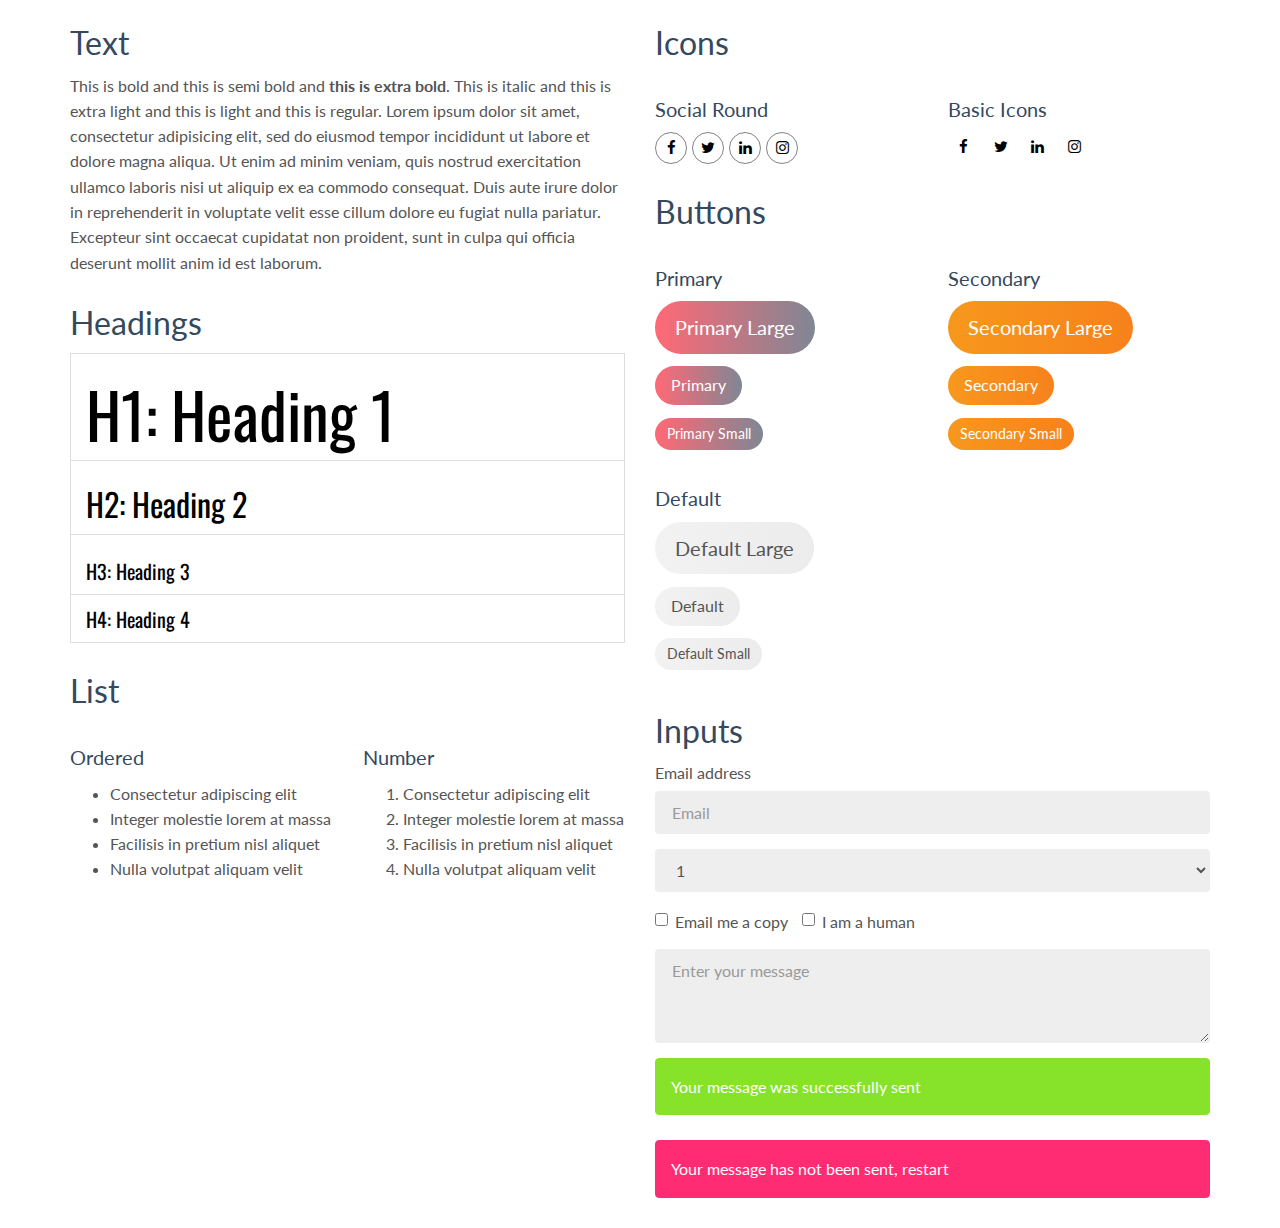
<file: components.html>
<!DOCTYPE html>
<html lang="en">

<head>
  <meta charset="UTF-8">
  <meta content="IE=edge" http-equiv="X-UA-Compatible">
  <meta content="width=device-width,initial-scale=1" name="viewport">
  <meta content="description" name="description">
  <meta name="google" content="notranslate" />
  <meta content="Mashup templates have been developped by Orson.io team" name="author">

  <!-- Disable tap highlight on IE -->
  <meta name="msapplication-tap-highlight" content="no">
  
  <link rel="apple-touch-icon" sizes="180x180" href="./assets/apple-icon-180x180.png">
  <link href="./assets/favicon.ico" rel="icon">

  <title>Title page</title>  

<link href="./main.d8e0d294.css" rel="stylesheet"></head>

<body class="white">


<!-- Add your site or app content here -->
  <div class="container">
    <div class="row">
      <div class="col-xs-12 col-md-6">

        <div class="template-example">
          <h2 class="template-title-example">Text</h2>
          <p>This is bold and this is semi bold and <b>this is extra bold</b>. This is italic and this is extra light and this is light
          and this is regular. Lorem ipsum dolor sit amet, consectetur adipisicing elit, sed do eiusmod
          tempor incididunt ut labore et dolore magna aliqua. Ut enim ad minim veniam,
          quis nostrud exercitation ullamco laboris nisi ut aliquip ex ea commodo
          consequat. Duis aute irure dolor in reprehenderit in voluptate velit esse
          cillum dolore eu fugiat nulla pariatur. Excepteur sint occaecat cupidatat non
          proident, sunt in culpa qui officia deserunt mollit anim id est laborum.
          </p>
        </div>

        <div class="template-example">
          <h2 class="template-title-example">Headings</h2>
          
          <table class="table table-bordered">
            <tr><td><h1>H1: Heading 1</h1></td></tr>
            <tr><td><h2>H2: Heading 2</h2></td></tr>
            <tr><td><h3>H3: Heading 3</h3></td></tr>
            <tr><td><h4>H4: Heading 4</h4></td></tr>
          </table>
          
        </div>

        
        <div class="template-example">
          <h2 class="template-title-example">List</h2>
          <div class="row">
            <div class="col-md-6">
              <h3 class="template-title-example">Ordered</h3>
              <ul>
                <li>Consectetur adipiscing elit</li>
                <li>Integer molestie lorem at massa</li>
                <li>Facilisis in pretium nisl aliquet</li>
                <li>Nulla volutpat aliquam velit</li>
              </ul>
            </div>
            <div class="col-md-6">
              <h3 class="template-title-example">Number</h3>
              <ol>
                <li>Consectetur adipiscing elit</li>
                <li>Integer molestie lorem at massa</li>
                <li>Facilisis in pretium nisl aliquet</li>
                <li>Nulla volutpat aliquam velit</li>
              </ol>
            </div>
          </div>
        </div>
        
      </div>

      <div class="col-xs-12 col-md-6">
        <div class="template-example">
          <h2 class="template-title-example">Icons</h2>
          
          <div class="row">
            <div class="col-md-6">
              <h3 class="template-title-example">Social Round</h2>
              <ul class="list-icons">
                <li>
                  <a href="" class="social-round-icon fa-icon">
                    <i class="fa fa-facebook"></i>
                  </a>
                </li>
                <li>
                  <a href="" class="social-round-icon fa-icon">
                    <i class="fa fa-twitter"></i>
                  </a>
                </li>
                <li>
                  <a href="" class="social-round-icon fa-icon">
                    <i class="fa fa-linkedin"></i>
                  </a>
                </li>
                <li>
                  <a href="" class="social-round-icon fa-icon">
                    <i class="fa fa-instagram"></i>
                  </a>
                </li>
              </ul>
            </div>
            <div class="col-md-6">
               <h3 class="template-title-example">Basic Icons</h2>
                <ul class="list-icons">
                  <li>
                    <span class="fa-icon">
                      <i class="fa fa-facebook"></i>
                    </span>
                  </li>
                  <li>
                    <span class="fa-icon">
                      <i class="fa fa-twitter"></i>
                    </span>
                  </li>
                  <li>
                    <span class="fa-icon">
                      <i class="fa fa-linkedin"></i>
                    </span>
                  </li>
                  <li>
                    <span class="fa-icon">
                      <i class="fa fa-instagram"></i>
                    </span>
                  </li>
                </ul>
            </div>

          </div>


          


        </div>

        <div class="template-example">
          <h2 class="template-title-example">Buttons</h2>
          <div class="row">
            <div class="col-md-6">
              <h3 class="template-title-example">Primary</h2>
              <div class="row">
                  <div class="col-md-6">
                  <p><a href="" class="btn btn-primary btn-lg">Primary Large</a></p>
                  <p><a href="" class="btn btn-primary">Primary </a></p>
                  <p><a href="" class="btn btn-primary btn-sm">Primary Small</a></p>
                </div>
              </div>

              <h3 class="template-title-example">Default</h2>
              <div class="row">
                  <div class="col-md-6">
                  <p><a href="" class="btn btn-default btn-lg">Default Large</a></p>
                  <p><a href="" class="btn btn-default">Default </a></p>
                  <p><a href="" class="btn btn-default btn-sm">Default Small</a></p>
                </div>
              </div>

            </div>

            <div class="col-md-6">
              <h3 class="template-title-example">Secondary</h2>
              <div class="row">
                  <div class="col-md-6">
                  <p><a href="" class="btn btn-info btn-lg">Secondary Large</a></p>
                  <p><a href="" class="btn btn-info">Secondary </a></p>
                  <p><a href="" class="btn btn-info btn-sm">Secondary Small</a></p>
                </div>
              </div>
            </div>
          </div>
        </div>
        
        <div class="template-example">
          <h2 class="template-title-example">Inputs</h2>

            <div class="form-group">
              <label for="exampleInputEmail1">Email address</label>
              <input type="email" class="form-control" id="exampleInputEmail1" placeholder="Email">
            </div>

            <div class="form-group">
              <select class="form-control">
                <option>1</option>
                <option>2</option>
                <option>3</option>
                <option>4</option>
                <option>5</option>
              </select>
            </div>

            <div class="form-group">
              <label class="checkbox-inline">
                <input 
                type="checkbox" id="inlineCheckbox1" value="option1"> Email me a copy
              </label>
              <label class="checkbox-inline">
                <input type="checkbox" id="inlineCheckbox2" value="option2"> I am a human
              </label>
            </div>

            <div class="form-group">
              <textarea class="form-control" rows="3" placeholder="Enter your message"></textarea>
            </div>
            
            <div class="alert alert-success" role="alert">Your message was successfully sent</div>
            <div class="alert alert-danger" role="alert">Your message has not been sent, restart</div>
        </div>




      </div>
    </div>
  </div>

<script type="text/javascript" src="./main.bc58148c.js"></script>
</file>
<file: main.d8e0d294.css>
@import url(https://fonts.googleapis.com/css?family=Lato:400,700|Oswald);@import url(https://maxcdn.bootstrapcdn.com/font-awesome/4.7.0/css/font-awesome.min.css);
html{font-family:sans-serif;-ms-text-size-adjust:100%;-webkit-text-size-adjust:100%}body{margin:0}article,aside,details,figcaption,figure,footer,header,hgroup,main,menu,nav,section,summary{display:block}audio,canvas,progress,video{display:inline-block;vertical-align:baseline}audio:not([controls]){display:none;height:0}[hidden],template{display:none}a{background-color:transparent}a:active,a:hover{outline:0}abbr[title]{border-bottom:1px dotted}b,strong{font-weight:700}dfn{font-style:italic}h1{font-size:2em;margin:.67em 0}mark{background:#ff0;color:#000}small{font-size:80%}sub,sup{font-size:75%;line-height:0;position:relative;vertical-align:baseline}sup{top:-.5em}sub{bottom:-.25em}img{border:0}svg:not(:root){overflow:hidden}figure{margin:1em 40px}hr{box-sizing:content-box;height:0}pre{overflow:auto}code,kbd,pre,samp{font-family:monospace,monospace;font-size:1em}button,input,optgroup,select,textarea{color:inherit;font:inherit;margin:0}button{overflow:visible}button,select{text-transform:none}button,html input[type=button],input[type=reset],input[type=submit]{-webkit-appearance:button;cursor:pointer}button[disabled],html input[disabled]{cursor:default}button::-moz-focus-inner,input::-moz-focus-inner{border:0;padding:0}input{line-height:normal}input[type=checkbox],input[type=radio]{box-sizing:border-box;padding:0}input[type=number]::-webkit-inner-spin-button,input[type=number]::-webkit-outer-spin-button{height:auto}input[type=search]{-webkit-appearance:textfield;box-sizing:content-box}input[type=search]::-webkit-search-cancel-button,input[type=search]::-webkit-search-decoration{-webkit-appearance:none}fieldset{border:1px solid silver;margin:0 2px;padding:.35em .625em .75em}textarea{overflow:auto}optgroup{font-weight:700}table{border-collapse:collapse;border-spacing:0}td,th{padding:0}.navbar {list-style: none;padding: 0;display: flex;justify-content: center;}.navbar li {margin: 0 15px;}.navbar a {text-decoration: none;color: white;padding: 10px 15px;font-size: 16px;}.navbar a:hover {background-color: #ddd;border-radius: 5px;}
#scrollUpBtn {position: fixed;bottom: 20px;right: 30px;z-index: 99;border: none;outline: none;background-color: #555;color: white;cursor: pointer;width: 50px;height: 50px; border-radius: 50%; display: none;font-size: 24px;}#scrollUpBtn:hover {background-color: #1b1b1b;}
@media print{*,:after,:before{background:transparent!important;color:#000!important;box-shadow:none!important;text-shadow:none!important}a,a:visited{text-decoration:underline}a[href]:after{content:" (" attr(href) ")"}abbr[title]:after{content:" (" attr(title) ")"}a[href^="#"]:after,a[href^="javascript:"]:after{content:""}blockquote,pre{border:1px solid #999;page-break-inside:avoid}thead{display:table-header-group}img,tr{page-break-inside:avoid}img{max-width:100%!important}h2,h3,p{orphans:3;widows:3}h2,h3{page-break-after:avoid}.navbar{display:none}.btn>.caret,.dropup>.btn>.caret{border-top-color:#000!important}.label{border:1px solid #000}.table{border-collapse:collapse!important}.table td,.table th{background-color:#fff!important}.table-bordered td,.table-bordered th{border:1px solid #ddd!important}}*,:after,:before{-webkit-box-sizing:border-box;-moz-box-sizing:border-box;box-sizing:border-box}html{font-size:10px;-webkit-tap-highlight-color:transparent}body{font-family:Lato,Helvetica,Arial,sans-serif;font-size:16px;line-height:1.58;color:#555;background-color:#fff}button,input,select,textarea{font-family:inherit;font-size:inherit;line-height:inherit}a{color:#00a4b3;text-decoration:none}a:focus,a:hover{color:#00a4b3;text-decoration:underline}a:focus{outline:5px auto -webkit-focus-ring-color;outline-offset:-2px}figure{margin:0}img{vertical-align:middle}.img-responsive{display:block;max-width:100%;height:auto}.img-rounded{border-radius:6px}.img-thumbnail{padding:4px;line-height:1.58;background-color:#fff;border:1px solid #ddd;border-radius:4px;-webkit-transition:all .2s ease-in-out;-o-transition:all .2s ease-in-out;transition:all .2s ease-in-out;display:inline-block;max-width:100%;height:auto}.img-circle{border-radius:50%}hr{margin-top:25px;margin-bottom:25px;border:0;border-top:1px solid #eee}.sr-only{position:absolute;width:1px;height:1px;margin:-1px;padding:0;overflow:hidden;clip:rect(0,0,0,0);border:0}.sr-only-focusable:active,.sr-only-focusable:focus{position:static;width:auto;height:auto;margin:0;overflow:visible;clip:auto}[role=button]{cursor:pointer}.h1,.h2,.h3,.h4,.h5,.h6,h1,h2,h3,h4,h5,h6{font-family:Oswald,Helvetica,Arial,sans-serif;font-weight:400;line-height:1.1;color:#000}.h1 .small,.h1 small,.h2 .small,.h2 small,.h3 .small,.h3 small,.h4 .small,.h4 small,.h5 .small,.h5 small,.h6 .small,.h6 small,h1 .small,h1 small,h2 .small,h2 small,h3 .small,h3 small,h4 .small,h4 small,h5 .small,h5 small,h6 .small,h6 small{font-weight:400;line-height:1;color:#777}.h1,.h2,.h3,h1,h2,h3{margin-top:25px;margin-bottom:12.5px}.h1 .small,.h1 small,.h2 .small,.h2 small,.h3 .small,.h3 small,h1 .small,h1 small,h2 .small,h2 small,h3 .small,h3 small{font-size:65%}.h4,.h5,.h6,h4,h5,h6{margin-top:12.5px;margin-bottom:12.5px}.h4 .small,.h4 small,.h5 .small,.h5 small,.h6 .small,.h6 small,h4 .small,h4 small,h5 .small,h5 small,h6 .small,h6 small{font-size:75%}.h1,h1{font-size:63px}.h2,h2{font-size:27px}.h3,.h4,h3,h4{font-size:20px}.h5,h5{font-size:18px}.h6,h6{font-size:14px}p{margin:0 0 12.5px}.lead{margin-bottom:25px;font-size:18px;font-weight:300;line-height:1.4}@media (min-width:768px){.lead{font-size:24px}}.small,small{font-size:87%}.mark,mark{background-color:#fcf8e3;padding:.2em}.text-left{text-align:left}.text-right{text-align:right}.text-center{text-align:center}.text-justify{text-align:justify}.text-nowrap{white-space:nowrap}.text-lowercase{text-transform:lowercase}.initialism,.text-uppercase{text-transform:uppercase}.text-capitalize{text-transform:capitalize}.text-muted{color:#777}.text-primary{color:#00a4b3}a.text-primary:focus,a.text-primary:hover{color:#cc004d}.text-success{color:#fff}a.text-success:focus,a.text-success:hover{color:#e6e6e6}.text-info{color:#31708f}a.text-info:focus,a.text-info:hover{color:#245269}.text-warning{color:#8a6d3b}a.text-warning:focus,a.text-warning:hover{color:#66512c}.text-danger{color:#fff}a.text-danger:focus,a.text-danger:hover{color:#e6e6e6}.bg-primary{color:#fff;background-color:#00a4b3}a.bg-primary:focus,a.bg-primary:hover{background-color:#cc004d}.bg-success{background-color:#87e329}a.bg-success:focus,a.bg-success:hover{background-color:#6dc019}.bg-info{background-color:#d9edf7}a.bg-info:focus,a.bg-info:hover{background-color:#afd9ee}.bg-warning{background-color:#fcf8e3}a.bg-warning:focus,a.bg-warning:hover{background-color:#f7ecb5}.bg-danger{background-color:#ff2c74}a.bg-danger:focus,a.bg-danger:hover{background-color:#f80055}.page-header{padding-bottom:11.5px;margin:50px 0 25px;border-bottom:1px solid #eee}ol,ul{margin-top:0;margin-bottom:12.5px}ol ol,ol ul,ul ol,ul ul{margin-bottom:0}.list-inline,.list-unstyled{padding-left:0;list-style:none}.list-inline{margin-left:-5px}.list-inline>li{display:inline-block;padding-left:5px;padding-right:5px}dl{margin-top:0;margin-bottom:25px}dd,dt{line-height:1.58}dt{font-weight:700}dd{margin-left:0}.dl-horizontal dd:after,.dl-horizontal dd:before{content:" ";display:table}.dl-horizontal dd:after{clear:both}@media (min-width:768px){.dl-horizontal dt{float:left;width:160px;clear:left;text-align:right;overflow:hidden;text-overflow:ellipsis;white-space:nowrap}.dl-horizontal dd{margin-left:180px}}abbr[data-original-title],abbr[title]{cursor:help;border-bottom:1px dotted #777}.initialism{font-size:90%}blockquote{padding:12.5px 25px;margin:0 0 25px;font-size:20px;border-left:5px solid #eee}blockquote ol:last-child,blockquote p:last-child,blockquote ul:last-child{margin-bottom:0}blockquote .small,blockquote footer,blockquote small{display:block;font-size:80%;line-height:1.58;color:#777}blockquote .small:before,blockquote footer:before,blockquote small:before{content:"\2014   \A0"}.blockquote-reverse,blockquote.pull-right{padding-right:15px;padding-left:0;border-right:5px solid #eee;border-left:0;text-align:right}.blockquote-reverse .small:before,.blockquote-reverse footer:before,.blockquote-reverse small:before,blockquote.pull-right .small:before,blockquote.pull-right footer:before,blockquote.pull-right small:before{content:""}.blockquote-reverse .small:after,.blockquote-reverse footer:after,.blockquote-reverse small:after,blockquote.pull-right .small:after,blockquote.pull-right footer:after,blockquote.pull-right small:after{content:"\A0   \2014"}address{margin-bottom:25px;font-style:normal;line-height:1.58}code,kbd,pre,samp{font-family:Menlo,Monaco,Consolas,Courier New,monospace}code{color:#c7254e;background-color:#f9f2f4;border-radius:4px}code,kbd{padding:2px 4px;font-size:90%}kbd{color:#fff;background-color:#333;border-radius:3px;box-shadow:inset 0 -1px 0 rgba(0,0,0,.25)}kbd kbd{padding:0;font-size:100%;font-weight:700;box-shadow:none}pre{display:block;padding:12px;margin:0 0 12.5px;font-size:15px;line-height:1.58;word-break:break-all;word-wrap:break-word;color:#333;background-color:#f5f5f5;border:1px solid #ccc;border-radius:4px}pre code{padding:0;font-size:inherit;color:inherit;white-space:pre-wrap;background-color:transparent;border-radius:0}.pre-scrollable{max-height:340px;overflow-y:scroll}.container{margin-right:auto;margin-left:auto;padding-left:15px;padding-right:15px}.container:after,.container:before{content:" ";display:table}.container:after{clear:both}@media (min-width:768px){.container{width:750px}}@media (min-width:992px){.container{width:970px}}@media (min-width:1200px){.container{width:1170px}}.container-fluid{margin-right:auto;margin-left:auto;padding-left:15px;padding-right:15px}.container-fluid:after,.container-fluid:before{content:" ";display:table}.container-fluid:after{clear:both}.row{margin-left:-15px;margin-right:-15px}.row:after,.row:before{content:" ";display:table}.row:after{clear:both}.col-lg-1,.col-lg-2,.col-lg-3,.col-lg-4,.col-lg-5,.col-lg-6,.col-lg-7,.col-lg-8,.col-lg-9,.col-lg-10,.col-lg-11,.col-lg-12,.col-md-1,.col-md-2,.col-md-3,.col-md-4,.col-md-5,.col-md-6,.col-md-7,.col-md-8,.col-md-9,.col-md-10,.col-md-11,.col-md-12,.col-sm-1,.col-sm-2,.col-sm-3,.col-sm-4,.col-sm-5,.col-sm-6,.col-sm-7,.col-sm-8,.col-sm-9,.col-sm-10,.col-sm-11,.col-sm-12,.col-xs-1,.col-xs-2,.col-xs-3,.col-xs-4,.col-xs-5,.col-xs-6,.col-xs-7,.col-xs-8,.col-xs-9,.col-xs-10,.col-xs-11,.col-xs-12{position:relative;min-height:1px;padding-left:15px;padding-right:15px}.col-xs-1,.col-xs-2,.col-xs-3,.col-xs-4,.col-xs-5,.col-xs-6,.col-xs-7,.col-xs-8,.col-xs-9,.col-xs-10,.col-xs-11,.col-xs-12{float:left}.col-xs-1{width:8.33333%}.col-xs-2{width:16.66667%}.col-xs-3{width:25%}.col-xs-4{width:33.33333%}.col-xs-5{width:41.66667%}.col-xs-6{width:50%}.col-xs-7{width:58.33333%}.col-xs-8{width:66.66667%}.col-xs-9{width:75%}.col-xs-10{width:83.33333%}.col-xs-11{width:91.66667%}.col-xs-12{width:100%}.col-xs-pull-0{right:auto}.col-xs-pull-1{right:8.33333%}.col-xs-pull-2{right:16.66667%}.col-xs-pull-3{right:25%}.col-xs-pull-4{right:33.33333%}.col-xs-pull-5{right:41.66667%}.col-xs-pull-6{right:50%}.col-xs-pull-7{right:58.33333%}.col-xs-pull-8{right:66.66667%}.col-xs-pull-9{right:75%}.col-xs-pull-10{right:83.33333%}.col-xs-pull-11{right:91.66667%}.col-xs-pull-12{right:100%}.col-xs-push-0{left:auto}.col-xs-push-1{left:8.33333%}.col-xs-push-2{left:16.66667%}.col-xs-push-3{left:25%}.col-xs-push-4{left:33.33333%}.col-xs-push-5{left:41.66667%}.col-xs-push-6{left:50%}.col-xs-push-7{left:58.33333%}.col-xs-push-8{left:66.66667%}.col-xs-push-9{left:75%}.col-xs-push-10{left:83.33333%}.col-xs-push-11{left:91.66667%}.col-xs-push-12{left:100%}.col-xs-offset-0{margin-left:0}.col-xs-offset-1{margin-left:8.33333%}.col-xs-offset-2{margin-left:16.66667%}.col-xs-offset-3{margin-left:25%}.col-xs-offset-4{margin-left:33.33333%}.col-xs-offset-5{margin-left:41.66667%}.col-xs-offset-6{margin-left:50%}.col-xs-offset-7{margin-left:58.33333%}.col-xs-offset-8{margin-left:66.66667%}.col-xs-offset-9{margin-left:75%}.col-xs-offset-10{margin-left:83.33333%}.col-xs-offset-11{margin-left:91.66667%}.col-xs-offset-12{margin-left:100%}@media (min-width:768px){.col-sm-1,.col-sm-2,.col-sm-3,.col-sm-4,.col-sm-5,.col-sm-6,.col-sm-7,.col-sm-8,.col-sm-9,.col-sm-10,.col-sm-11,.col-sm-12{float:left}.col-sm-1{width:8.33333%}.col-sm-2{width:16.66667%}.col-sm-3{width:25%}.col-sm-4{width:33.33333%}.col-sm-5{width:41.66667%}.col-sm-6{width:50%}.col-sm-7{width:58.33333%}.col-sm-8{width:66.66667%}.col-sm-9{width:75%}.col-sm-10{width:83.33333%}.col-sm-11{width:91.66667%}.col-sm-12{width:100%}.col-sm-pull-0{right:auto}.col-sm-pull-1{right:8.33333%}.col-sm-pull-2{right:16.66667%}.col-sm-pull-3{right:25%}.col-sm-pull-4{right:33.33333%}.col-sm-pull-5{right:41.66667%}.col-sm-pull-6{right:50%}.col-sm-pull-7{right:58.33333%}.col-sm-pull-8{right:66.66667%}.col-sm-pull-9{right:75%}.col-sm-pull-10{right:83.33333%}.col-sm-pull-11{right:91.66667%}.col-sm-pull-12{right:100%}.col-sm-push-0{left:auto}.col-sm-push-1{left:8.33333%}.col-sm-push-2{left:16.66667%}.col-sm-push-3{left:25%}.col-sm-push-4{left:33.33333%}.col-sm-push-5{left:41.66667%}.col-sm-push-6{left:50%}.col-sm-push-7{left:58.33333%}.col-sm-push-8{left:66.66667%}.col-sm-push-9{left:75%}.col-sm-push-10{left:83.33333%}.col-sm-push-11{left:91.66667%}.col-sm-push-12{left:100%}.col-sm-offset-0{margin-left:0}.col-sm-offset-1{margin-left:8.33333%}.col-sm-offset-2{margin-left:16.66667%}.col-sm-offset-3{margin-left:25%}.col-sm-offset-4{margin-left:33.33333%}.col-sm-offset-5{margin-left:41.66667%}.col-sm-offset-6{margin-left:50%}.col-sm-offset-7{margin-left:58.33333%}.col-sm-offset-8{margin-left:66.66667%}.col-sm-offset-9{margin-left:75%}.col-sm-offset-10{margin-left:83.33333%}.col-sm-offset-11{margin-left:91.66667%}.col-sm-offset-12{margin-left:100%}}@media (min-width:992px){.col-md-1,.col-md-2,.col-md-3,.col-md-4,.col-md-5,.col-md-6,.col-md-7,.col-md-8,.col-md-9,.col-md-10,.col-md-11,.col-md-12{float:left}.col-md-1{width:8.33333%}.col-md-2{width:16.66667%}.col-md-3{width:25%}.col-md-4{width:33.33333%}.col-md-5{width:41.66667%}.col-md-6{width:50%}.col-md-7{width:58.33333%}.col-md-8{width:66.66667%}.col-md-9{width:75%}.col-md-10{width:83.33333%}.col-md-11{width:91.66667%}.col-md-12{width:100%}.col-md-pull-0{right:auto}.col-md-pull-1{right:8.33333%}.col-md-pull-2{right:16.66667%}.col-md-pull-3{right:25%}.col-md-pull-4{right:33.33333%}.col-md-pull-5{right:41.66667%}.col-md-pull-6{right:50%}.col-md-pull-7{right:58.33333%}.col-md-pull-8{right:66.66667%}.col-md-pull-9{right:75%}.col-md-pull-10{right:83.33333%}.col-md-pull-11{right:91.66667%}.col-md-pull-12{right:100%}.col-md-push-0{left:auto}.col-md-push-1{left:8.33333%}.col-md-push-2{left:16.66667%}.col-md-push-3{left:25%}.col-md-push-4{left:33.33333%}.col-md-push-5{left:41.66667%}.col-md-push-6{left:50%}.col-md-push-7{left:58.33333%}.col-md-push-8{left:66.66667%}.col-md-push-9{left:75%}.col-md-push-10{left:83.33333%}.col-md-push-11{left:91.66667%}.col-md-push-12{left:100%}.col-md-offset-0{margin-left:0}.col-md-offset-1{margin-left:8.33333%}.col-md-offset-2{margin-left:16.66667%}.col-md-offset-3{margin-left:25%}.col-md-offset-4{margin-left:33.33333%}.col-md-offset-5{margin-left:41.66667%}.col-md-offset-6{margin-left:50%}.col-md-offset-7{margin-left:58.33333%}.col-md-offset-8{margin-left:66.66667%}.col-md-offset-9{margin-left:75%}.col-md-offset-10{margin-left:83.33333%}.col-md-offset-11{margin-left:91.66667%}.col-md-offset-12{margin-left:100%}}@media (min-width:1200px){.col-lg-1,.col-lg-2,.col-lg-3,.col-lg-4,.col-lg-5,.col-lg-6,.col-lg-7,.col-lg-8,.col-lg-9,.col-lg-10,.col-lg-11,.col-lg-12{float:left}.col-lg-1{width:8.33333%}.col-lg-2{width:16.66667%}.col-lg-3{width:25%}.col-lg-4{width:33.33333%}.col-lg-5{width:41.66667%}.col-lg-6{width:50%}.col-lg-7{width:58.33333%}.col-lg-8{width:66.66667%}.col-lg-9{width:75%}.col-lg-10{width:83.33333%}.col-lg-11{width:91.66667%}.col-lg-12{width:100%}.col-lg-pull-0{right:auto}.col-lg-pull-1{right:8.33333%}.col-lg-pull-2{right:16.66667%}.col-lg-pull-3{right:25%}.col-lg-pull-4{right:33.33333%}.col-lg-pull-5{right:41.66667%}.col-lg-pull-6{right:50%}.col-lg-pull-7{right:58.33333%}.col-lg-pull-8{right:66.66667%}.col-lg-pull-9{right:75%}.col-lg-pull-10{right:83.33333%}.col-lg-pull-11{right:91.66667%}.col-lg-pull-12{right:100%}.col-lg-push-0{left:auto}.col-lg-push-1{left:8.33333%}.col-lg-push-2{left:16.66667%}.col-lg-push-3{left:25%}.col-lg-push-4{left:33.33333%}.col-lg-push-5{left:41.66667%}.col-lg-push-6{left:50%}.col-lg-push-7{left:58.33333%}.col-lg-push-8{left:66.66667%}.col-lg-push-9{left:75%}.col-lg-push-10{left:83.33333%}.col-lg-push-11{left:91.66667%}.col-lg-push-12{left:100%}.col-lg-offset-0{margin-left:0}.col-lg-offset-1{margin-left:8.33333%}.col-lg-offset-2{margin-left:16.66667%}.col-lg-offset-3{margin-left:25%}.col-lg-offset-4{margin-left:33.33333%}.col-lg-offset-5{margin-left:41.66667%}.col-lg-offset-6{margin-left:50%}.col-lg-offset-7{margin-left:58.33333%}.col-lg-offset-8{margin-left:66.66667%}.col-lg-offset-9{margin-left:75%}.col-lg-offset-10{margin-left:83.33333%}.col-lg-offset-11{margin-left:91.66667%}.col-lg-offset-12{margin-left:100%}}table{background-color:transparent}caption{padding-top:8px;padding-bottom:8px;color:#777}caption,th{text-align:left}.table{width:100%;max-width:100%;margin-bottom:25px}.table>tbody>tr>td,.table>tbody>tr>th,.table>tfoot>tr>td,.table>tfoot>tr>th,.table>thead>tr>td,.table>thead>tr>th{padding:8px;line-height:1.58;vertical-align:top;border-top:1px solid #ddd}.table>thead>tr>th{vertical-align:bottom;border-bottom:2px solid #ddd}.table>caption+thead>tr:first-child>td,.table>caption+thead>tr:first-child>th,.table>colgroup+thead>tr:first-child>td,.table>colgroup+thead>tr:first-child>th,.table>thead:first-child>tr:first-child>td,.table>thead:first-child>tr:first-child>th{border-top:0}.table>tbody+tbody{border-top:2px solid #ddd}.table .table{background-color:#fff}.table-condensed>tbody>tr>td,.table-condensed>tbody>tr>th,.table-condensed>tfoot>tr>td,.table-condensed>tfoot>tr>th,.table-condensed>thead>tr>td,.table-condensed>thead>tr>th{padding:5px}.table-bordered,.table-bordered>tbody>tr>td,.table-bordered>tbody>tr>th,.table-bordered>tfoot>tr>td,.table-bordered>tfoot>tr>th,.table-bordered>thead>tr>td,.table-bordered>thead>tr>th{border:1px solid #ddd}.table-bordered>thead>tr>td,.table-bordered>thead>tr>th{border-bottom-width:2px}.table-striped>tbody>tr:nth-of-type(odd){background-color:#f9f9f9}.table-hover>tbody>tr:hover{background-color:#f5f5f5}table col[class*=col-]{position:static;float:none;display:table-column}table td[class*=col-],table th[class*=col-]{position:static;float:none;display:table-cell}.table>tbody>tr.active>td,.table>tbody>tr.active>th,.table>tbody>tr>td.active,.table>tbody>tr>th.active,.table>tfoot>tr.active>td,.table>tfoot>tr.active>th,.table>tfoot>tr>td.active,.table>tfoot>tr>th.active,.table>thead>tr.active>td,.table>thead>tr.active>th,.table>thead>tr>td.active,.table>thead>tr>th.active{background-color:#f5f5f5}.table-hover>tbody>tr.active:hover>td,.table-hover>tbody>tr.active:hover>th,.table-hover>tbody>tr:hover>.active,.table-hover>tbody>tr>td.active:hover,.table-hover>tbody>tr>th.active:hover{background-color:#e8e8e8}.table>tbody>tr.success>td,.table>tbody>tr.success>th,.table>tbody>tr>td.success,.table>tbody>tr>th.success,.table>tfoot>tr.success>td,.table>tfoot>tr.success>th,.table>tfoot>tr>td.success,.table>tfoot>tr>th.success,.table>thead>tr.success>td,.table>thead>tr.success>th,.table>thead>tr>td.success,.table>thead>tr>th.success{background-color:#87e329}.table-hover>tbody>tr.success:hover>td,.table-hover>tbody>tr.success:hover>th,.table-hover>tbody>tr:hover>.success,.table-hover>tbody>tr>td.success:hover,.table-hover>tbody>tr>th.success:hover{background-color:#7ad61c}.table>tbody>tr.info>td,.table>tbody>tr.info>th,.table>tbody>tr>td.info,.table>tbody>tr>th.info,.table>tfoot>tr.info>td,.table>tfoot>tr.info>th,.table>tfoot>tr>td.info,.table>tfoot>tr>th.info,.table>thead>tr.info>td,.table>thead>tr.info>th,.table>thead>tr>td.info,.table>thead>tr>th.info{background-color:#d9edf7}.table-hover>tbody>tr.info:hover>td,.table-hover>tbody>tr.info:hover>th,.table-hover>tbody>tr:hover>.info,.table-hover>tbody>tr>td.info:hover,.table-hover>tbody>tr>th.info:hover{background-color:#c4e3f3}.table>tbody>tr.warning>td,.table>tbody>tr.warning>th,.table>tbody>tr>td.warning,.table>tbody>tr>th.warning,.table>tfoot>tr.warning>td,.table>tfoot>tr.warning>th,.table>tfoot>tr>td.warning,.table>tfoot>tr>th.warning,.table>thead>tr.warning>td,.table>thead>tr.warning>th,.table>thead>tr>td.warning,.table>thead>tr>th.warning{background-color:#fcf8e3}.table-hover>tbody>tr.warning:hover>td,.table-hover>tbody>tr.warning:hover>th,.table-hover>tbody>tr:hover>.warning,.table-hover>tbody>tr>td.warning:hover,.table-hover>tbody>tr>th.warning:hover{background-color:#faf2cc}.table>tbody>tr.danger>td,.table>tbody>tr.danger>th,.table>tbody>tr>td.danger,.table>tbody>tr>th.danger,.table>tfoot>tr.danger>td,.table>tfoot>tr.danger>th,.table>tfoot>tr>td.danger,.table>tfoot>tr>th.danger,.table>thead>tr.danger>td,.table>thead>tr.danger>th,.table>thead>tr>td.danger,.table>thead>tr>th.danger{background-color:#ff2c74}.table-hover>tbody>tr.danger:hover>td,.table-hover>tbody>tr.danger:hover>th,.table-hover>tbody>tr:hover>.danger,.table-hover>tbody>tr>td.danger:hover,.table-hover>tbody>tr>th.danger:hover{background-color:#ff1363}.table-responsive{overflow-x:auto;min-height:.01%}@media screen and (max-width:767px){.table-responsive{width:100%;margin-bottom:18.75px;overflow-y:hidden;-ms-overflow-style:-ms-autohiding-scrollbar;border:1px solid #ddd}.table-responsive>.table{margin-bottom:0}.table-responsive>.table>tbody>tr>td,.table-responsive>.table>tbody>tr>th,.table-responsive>.table>tfoot>tr>td,.table-responsive>.table>tfoot>tr>th,.table-responsive>.table>thead>tr>td,.table-responsive>.table>thead>tr>th{white-space:nowrap}.table-responsive>.table-bordered{border:0}.table-responsive>.table-bordered>tbody>tr>td:first-child,.table-responsive>.table-bordered>tbody>tr>th:first-child,.table-responsive>.table-bordered>tfoot>tr>td:first-child,.table-responsive>.table-bordered>tfoot>tr>th:first-child,.table-responsive>.table-bordered>thead>tr>td:first-child,.table-responsive>.table-bordered>thead>tr>th:first-child{border-left:0}.table-responsive>.table-bordered>tbody>tr>td:last-child,.table-responsive>.table-bordered>tbody>tr>th:last-child,.table-responsive>.table-bordered>tfoot>tr>td:last-child,.table-responsive>.table-bordered>tfoot>tr>th:last-child,.table-responsive>.table-bordered>thead>tr>td:last-child,.table-responsive>.table-bordered>thead>tr>th:last-child{border-right:0}.table-responsive>.table-bordered>tbody>tr:last-child>td,.table-responsive>.table-bordered>tbody>tr:last-child>th,.table-responsive>.table-bordered>tfoot>tr:last-child>td,.table-responsive>.table-bordered>tfoot>tr:last-child>th{border-bottom:0}}fieldset{margin:0;min-width:0}fieldset,legend{padding:0;border:0}legend{display:block;width:100%;margin-bottom:25px;font-size:24px;line-height:inherit;color:#333;border-bottom:1px solid #e5e5e5}label{display:inline-block;max-width:100%;margin-bottom:5px;font-weight:700}input[type=search]{-webkit-box-sizing:border-box;-moz-box-sizing:border-box;box-sizing:border-box}input[type=checkbox],input[type=radio]{margin:4px 0 0;margin-top:1px\9;line-height:normal}input[type=file]{display:block}input[type=range]{display:block;width:100%}select[multiple],select[size]{height:auto}input[type=checkbox]:focus,input[type=file]:focus,input[type=radio]:focus{outline:5px auto -webkit-focus-ring-color;outline-offset:-2px}output{padding-top:9px}.form-control,output{display:block;font-size:16px;line-height:1.58;color:#555}.form-control{width:100%;height:43px;padding:8px 16px;background-color:#eee;background-image:none;border:1px solid transparent;border-radius:4px;-webkit-box-shadow:inset 0 1px 1px rgba(0,0,0,.075);box-shadow:inset 0 1px 1px rgba(0,0,0,.075);-webkit-transition:border-color .15s ease-in-out,box-shadow .15s ease-in-out;-o-transition:border-color ease-in-out .15s,box-shadow ease-in-out .15s;transition:border-color .15s ease-in-out,box-shadow .15s ease-in-out}.form-control:focus{border-color:#66afe9;-webkit-box-shadow:inset 0 1px 1px rgba(0,0,0,.075),0 0 8px rgba(102,175,233,.6);box-shadow:inset 0 1px 1px rgba(0,0,0,.075),0 0 8px rgba(102,175,233,.6)}.form-control::-moz-placeholder{color:#999;opacity:1}.form-control:-ms-input-placeholder{color:#999}.form-control::-webkit-input-placeholder{color:#999}.form-control::-ms-expand{border:0;background-color:transparent}.form-control[disabled],.form-control[readonly],fieldset[disabled] .form-control{background-color:#eee;opacity:1}.form-control[disabled],fieldset[disabled] .form-control{cursor:not-allowed}textarea.form-control{height:auto}input[type=search]{-webkit-appearance:none}@media screen and (-webkit-min-device-pixel-ratio:0){input[type=date].form-control,input[type=datetime-local].form-control,input[type=month].form-control,input[type=time].form-control{line-height:43px}.input-group-sm>.input-group-btn>input[type=date].btn,.input-group-sm>.input-group-btn>input[type=datetime-local].btn,.input-group-sm>.input-group-btn>input[type=month].btn,.input-group-sm>.input-group-btn>input[type=time].btn,.input-group-sm>input[type=date].form-control,.input-group-sm>input[type=date].input-group-addon,.input-group-sm>input[type=datetime-local].form-control,.input-group-sm>input[type=datetime-local].input-group-addon,.input-group-sm>input[type=month].form-control,.input-group-sm>input[type=month].input-group-addon,.input-group-sm>input[type=time].form-control,.input-group-sm>input[type=time].input-group-addon,.input-group-sm input[type=date],.input-group-sm input[type=datetime-local],.input-group-sm input[type=month],.input-group-sm input[type=time],input[type=date].input-sm,input[type=datetime-local].input-sm,input[type=month].input-sm,input[type=time].input-sm{line-height:35px}.input-group-lg>.input-group-btn>input[type=date].btn,.input-group-lg>.input-group-btn>input[type=datetime-local].btn,.input-group-lg>.input-group-btn>input[type=month].btn,.input-group-lg>.input-group-btn>input[type=time].btn,.input-group-lg>input[type=date].form-control,.input-group-lg>input[type=date].input-group-addon,.input-group-lg>input[type=datetime-local].form-control,.input-group-lg>input[type=datetime-local].input-group-addon,.input-group-lg>input[type=month].form-control,.input-group-lg>input[type=month].input-group-addon,.input-group-lg>input[type=time].form-control,.input-group-lg>input[type=time].input-group-addon,.input-group-lg input[type=date],.input-group-lg input[type=datetime-local],.input-group-lg input[type=month],.input-group-lg input[type=time],input[type=date].input-lg,input[type=datetime-local].input-lg,input[type=month].input-lg,input[type=time].input-lg{line-height:53px}}.form-group{margin-bottom:15px}.checkbox,.radio{position:relative;display:block;margin-top:10px;margin-bottom:10px}.checkbox label,.radio label{min-height:25px;padding-left:20px;margin-bottom:0;font-weight:400;cursor:pointer}.checkbox-inline input[type=checkbox],.checkbox input[type=checkbox],.radio-inline input[type=radio],.radio input[type=radio]{position:absolute;margin-left:-20px;margin-top:4px\9}.checkbox+.checkbox,.radio+.radio{margin-top:-5px}.checkbox-inline,.radio-inline{position:relative;display:inline-block;padding-left:20px;margin-bottom:0;vertical-align:middle;font-weight:400;cursor:pointer}.checkbox-inline+.checkbox-inline,.radio-inline+.radio-inline{margin-top:0;margin-left:10px}.checkbox-inline.disabled,.checkbox.disabled label,.radio-inline.disabled,.radio.disabled label,fieldset[disabled] .checkbox-inline,fieldset[disabled] .checkbox label,fieldset[disabled] .radio-inline,fieldset[disabled] .radio label,fieldset[disabled] input[type=checkbox],fieldset[disabled] input[type=radio],input[type=checkbox].disabled,input[type=checkbox][disabled],input[type=radio].disabled,input[type=radio][disabled]{cursor:not-allowed}.form-control-static{padding-top:9px;padding-bottom:9px;margin-bottom:0;min-height:41px}.form-control-static.input-lg,.form-control-static.input-sm,.input-group-lg>.form-control-static.form-control,.input-group-lg>.form-control-static.input-group-addon,.input-group-lg>.input-group-btn>.form-control-static.btn,.input-group-sm>.form-control-static.form-control,.input-group-sm>.form-control-static.input-group-addon,.input-group-sm>.input-group-btn>.form-control-static.btn{padding-left:0;padding-right:0}.input-group-sm>.form-control,.input-group-sm>.input-group-addon,.input-group-sm>.input-group-btn>.btn,.input-sm{height:35px;padding:6px 12px;font-size:14px;line-height:1.5;border-radius:3px}.input-group-sm>.input-group-btn>select.btn,.input-group-sm>select.form-control,.input-group-sm>select.input-group-addon,select.input-sm{height:35px;line-height:35px}.input-group-sm>.input-group-btn>select[multiple].btn,.input-group-sm>.input-group-btn>textarea.btn,.input-group-sm>select[multiple].form-control,.input-group-sm>select[multiple].input-group-addon,.input-group-sm>textarea.form-control,.input-group-sm>textarea.input-group-addon,select[multiple].input-sm,textarea.input-sm{height:auto}.form-group-sm .form-control{height:35px;padding:6px 12px;font-size:14px;line-height:1.5;border-radius:3px}.form-group-sm select.form-control{height:35px;line-height:35px}.form-group-sm select[multiple].form-control,.form-group-sm textarea.form-control{height:auto}.form-group-sm .form-control-static{height:35px;min-height:39px;padding:7px 12px;font-size:14px;line-height:1.5}.input-group-lg>.form-control,.input-group-lg>.input-group-addon,.input-group-lg>.input-group-btn>.btn,.input-lg{height:53px;padding:12px 20px;font-size:20px;line-height:1.33333;border-radius:6px}.input-group-lg>.input-group-btn>select.btn,.input-group-lg>select.form-control,.input-group-lg>select.input-group-addon,select.input-lg{height:53px;line-height:53px}.input-group-lg>.input-group-btn>select[multiple].btn,.input-group-lg>.input-group-btn>textarea.btn,.input-group-lg>select[multiple].form-control,.input-group-lg>select[multiple].input-group-addon,.input-group-lg>textarea.form-control,.input-group-lg>textarea.input-group-addon,select[multiple].input-lg,textarea.input-lg{height:auto}.form-group-lg .form-control{height:53px;padding:12px 20px;font-size:20px;line-height:1.33333;border-radius:6px}.form-group-lg select.form-control{height:53px;line-height:53px}.form-group-lg select[multiple].form-control,.form-group-lg textarea.form-control{height:auto}.form-group-lg .form-control-static{height:53px;min-height:45px;padding:13px 20px;font-size:20px;line-height:1.33333}.has-feedback{position:relative}.has-feedback .form-control{padding-right:53.75px}.form-control-feedback{position:absolute;top:0;right:0;z-index:2;display:block;width:43px;height:43px;line-height:43px;text-align:center;pointer-events:none}.form-group-lg .form-control+.form-control-feedback,.input-group-lg+.form-control-feedback,.input-group-lg>.form-control+.form-control-feedback,.input-group-lg>.input-group-addon+.form-control-feedback,.input-group-lg>.input-group-btn>.btn+.form-control-feedback,.input-lg+.form-control-feedback{width:53px;height:53px;line-height:53px}.form-group-sm .form-control+.form-control-feedback,.input-group-sm+.form-control-feedback,.input-group-sm>.form-control+.form-control-feedback,.input-group-sm>.input-group-addon+.form-control-feedback,.input-group-sm>.input-group-btn>.btn+.form-control-feedback,.input-sm+.form-control-feedback{width:35px;height:35px;line-height:35px}.has-success .checkbox,.has-success .checkbox-inline,.has-success.checkbox-inline label,.has-success.checkbox label,.has-success .control-label,.has-success .help-block,.has-success .radio,.has-success .radio-inline,.has-success.radio-inline label,.has-success.radio label{color:#fff}.has-success .form-control{border-color:#fff;-webkit-box-shadow:inset 0 1px 1px rgba(0,0,0,.075);box-shadow:inset 0 1px 1px rgba(0,0,0,.075)}.has-success .form-control:focus{border-color:#e6e6e6;-webkit-box-shadow:inset 0 1px 1px rgba(0,0,0,.075),0 0 6px #fff;box-shadow:inset 0 1px 1px rgba(0,0,0,.075),0 0 6px #fff}.has-success .input-group-addon{color:#fff;border-color:#fff;background-color:#87e329}.has-success .form-control-feedback{color:#fff}.has-warning .checkbox,.has-warning .checkbox-inline,.has-warning.checkbox-inline label,.has-warning.checkbox label,.has-warning .control-label,.has-warning .help-block,.has-warning .radio,.has-warning .radio-inline,.has-warning.radio-inline label,.has-warning.radio label{color:#8a6d3b}.has-warning .form-control{border-color:#8a6d3b;-webkit-box-shadow:inset 0 1px 1px rgba(0,0,0,.075);box-shadow:inset 0 1px 1px rgba(0,0,0,.075)}.has-warning .form-control:focus{border-color:#66512c;-webkit-box-shadow:inset 0 1px 1px rgba(0,0,0,.075),0 0 6px #c0a16b;box-shadow:inset 0 1px 1px rgba(0,0,0,.075),0 0 6px #c0a16b}.has-warning .input-group-addon{color:#8a6d3b;border-color:#8a6d3b;background-color:#fcf8e3}.has-warning .form-control-feedback{color:#8a6d3b}.has-error .checkbox,.has-error .checkbox-inline,.has-error.checkbox-inline label,.has-error.checkbox label,.has-error .control-label,.has-error .help-block,.has-error .radio,.has-error .radio-inline,.has-error.radio-inline label,.has-error.radio label{color:#fff}.has-error .form-control{border-color:#fff;-webkit-box-shadow:inset 0 1px 1px rgba(0,0,0,.075);box-shadow:inset 0 1px 1px rgba(0,0,0,.075)}.has-error .form-control:focus{border-color:#e6e6e6;-webkit-box-shadow:inset 0 1px 1px rgba(0,0,0,.075),0 0 6px #fff;box-shadow:inset 0 1px 1px rgba(0,0,0,.075),0 0 6px #fff}.has-error .input-group-addon{color:#fff;border-color:#fff;background-color:#ff2c74}.has-error .form-control-feedback{color:#fff}.has-feedback label~.form-control-feedback{top:30px}.has-feedback label.sr-only~.form-control-feedback{top:0}.help-block{display:block;margin-top:5px;margin-bottom:10px;color:#959595}@media (min-width:768px){.form-inline .form-group{display:inline-block;margin-bottom:0;vertical-align:middle}.form-inline .form-control{display:inline-block;width:auto;vertical-align:middle}.form-inline .form-control-static{display:inline-block}.form-inline .input-group{display:inline-table;vertical-align:middle}.form-inline .input-group .form-control,.form-inline .input-group .input-group-addon,.form-inline .input-group .input-group-btn{width:auto}.form-inline .input-group>.form-control{width:100%}.form-inline .control-label{margin-bottom:0;vertical-align:middle}.form-inline .checkbox,.form-inline .radio{display:inline-block;margin-top:0;margin-bottom:0;vertical-align:middle}.form-inline .checkbox label,.form-inline .radio label{padding-left:0}.form-inline .checkbox input[type=checkbox],.form-inline .radio input[type=radio]{position:relative;margin-left:0}.form-inline .has-feedback .form-control-feedback{top:0}}.form-horizontal .checkbox,.form-horizontal .checkbox-inline,.form-horizontal .radio,.form-horizontal .radio-inline{margin-top:0;margin-bottom:0;padding-top:9px}.form-horizontal .checkbox,.form-horizontal .radio{min-height:34px}.form-horizontal .form-group{margin-left:-15px;margin-right:-15px}.form-horizontal .form-group:after,.form-horizontal .form-group:before{content:" ";display:table}.form-horizontal .form-group:after{clear:both}@media (min-width:768px){.form-horizontal .control-label{text-align:right;margin-bottom:0;padding-top:9px}}.form-horizontal .has-feedback .form-control-feedback{right:15px}@media (min-width:768px){.form-horizontal .form-group-lg .control-label{padding-top:13px;font-size:20px}}@media (min-width:768px){.form-horizontal .form-group-sm .control-label{padding-top:7px;font-size:14px}}.btn{display:inline-block;margin-bottom:0;font-weight:400;text-align:center;vertical-align:middle;touch-action:manipulation;cursor:pointer;background-image:none;border:1px solid transparent;white-space:nowrap;padding:8px 16px;font-size:16px;line-height:1.58;border-radius:50px;-webkit-user-select:none;-moz-user-select:none;-ms-user-select:none;user-select:none}.btn.active.focus,.btn.active:focus,.btn.focus,.btn:active.focus,.btn:active:focus,.btn:focus{outline:5px auto -webkit-focus-ring-color;outline-offset:-2px}.btn.focus,.btn:focus,.btn:hover{color:#555;text-decoration:none}.btn.active,.btn:active{outline:0;background-image:none;-webkit-box-shadow:inset 0 3px 5px rgba(0,0,0,.125);box-shadow:inset 0 3px 5px rgba(0,0,0,.125)}.btn.disabled,.btn[disabled],fieldset[disabled] .btn{cursor:not-allowed;opacity:.65;filter:alpha(opacity=65);-webkit-box-shadow:none;box-shadow:none}a.btn.disabled,fieldset[disabled] a.btn{pointer-events:none}.btn-default{color:#555;background-color:#fff;border-color:#ccc}.btn-default.focus,.btn-default:focus{color:#555;background-color:#e6e6e6;border-color:#8c8c8c}.btn-default.active,.btn-default:active,.btn-default:hover,.open>.btn-default.dropdown-toggle{color:#555;background-color:#e6e6e6;border-color:#adadad}.btn-default.active.focus,.btn-default.active:focus,.btn-default.active:hover,.btn-default:active.focus,.btn-default:active:focus,.btn-default:active:hover,.open>.btn-default.dropdown-toggle.focus,.open>.btn-default.dropdown-toggle:focus,.open>.btn-default.dropdown-toggle:hover{color:#555;background-color:#d4d4d4;border-color:#8c8c8c}.btn-default.active,.btn-default:active,.open>.btn-default.dropdown-toggle{background-image:none}.btn-default.disabled.focus,.btn-default.disabled:focus,.btn-default.disabled:hover,.btn-default[disabled].focus,.btn-default[disabled]:focus,.btn-default[disabled]:hover,fieldset[disabled] .btn-default.focus,fieldset[disabled] .btn-default:focus,fieldset[disabled] .btn-default:hover{background-color:#fff;border-color:#ccc}.btn-default .badge{color:#fff;background-color:#555}.btn-primary{color:#fff;background-color:#00a4b3;border-color:#00a4b3}.btn-primary.focus,.btn-primary:focus{color:#fff;background-color:#cc004d;border-color:#800030}.btn-primary.active,.btn-primary:active,.btn-primary:hover,.open>.btn-primary.dropdown-toggle{color:#fff;background-color:#cc004d;border-color:#c20049}.btn-primary.active.focus,.btn-primary.active:focus,.btn-primary.active:hover,.btn-primary:active.focus,.btn-primary:active:focus,.btn-primary:active:hover,.open>.btn-primary.dropdown-toggle.focus,.open>.btn-primary.dropdown-toggle:focus,.open>.btn-primary.dropdown-toggle:hover{color:#fff;background-color:#a8003f;border-color:#800030}.btn-primary.active,.btn-primary:active,.open>.btn-primary.dropdown-toggle{background-image:none}.btn-primary.disabled.focus,.btn-primary.disabled:focus,.btn-primary.disabled:hover,.btn-primary[disabled].focus,.btn-primary[disabled]:focus,.btn-primary[disabled]:hover,fieldset[disabled] .btn-primary.focus,fieldset[disabled] .btn-primary:focus,fieldset[disabled] .btn-primary:hover{background-color:#00a4b3;border-color:#00a4b3}.btn-primary .badge{color:#00a4b3;background-color:#fff}.btn-success{color:#fff;background-color:#5cb85c;border-color:#5cb85c}.btn-success.focus,.btn-success:focus{color:#fff;background-color:#449d44;border-color:#2d672d}.btn-success.active,.btn-success:active,.btn-success:hover,.open>.btn-success.dropdown-toggle{color:#fff;background-color:#449d44;border-color:#419641}.btn-success.active.focus,.btn-success.active:focus,.btn-success.active:hover,.btn-success:active.focus,.btn-success:active:focus,.btn-success:active:hover,.open>.btn-success.dropdown-toggle.focus,.open>.btn-success.dropdown-toggle:focus,.open>.btn-success.dropdown-toggle:hover{color:#fff;background-color:#398439;border-color:#2d672d}.btn-success.active,.btn-success:active,.open>.btn-success.dropdown-toggle{background-image:none}.btn-success.disabled.focus,.btn-success.disabled:focus,.btn-success.disabled:hover,.btn-success[disabled].focus,.btn-success[disabled]:focus,.btn-success[disabled]:hover,fieldset[disabled] .btn-success.focus,fieldset[disabled] .btn-success:focus,fieldset[disabled] .btn-success:hover{background-color:#5cb85c;border-color:#5cb85c}.btn-success .badge{color:#5cb85c;background-color:#fff}.btn-info{color:#fff;background-color:#f7981c;border-color:#f7981c}.btn-info.focus,.btn-info:focus{color:#fff;background-color:#d87e08;border-color:#8e5305}.btn-info.active,.btn-info:active,.btn-info:hover,.open>.btn-info.dropdown-toggle{color:#fff;background-color:#d87e08;border-color:#cf7807}.btn-info.active.focus,.btn-info.active:focus,.btn-info.active:hover,.btn-info:active.focus,.btn-info:active:focus,.btn-info:active:hover,.open>.btn-info.dropdown-toggle.focus,.open>.btn-info.dropdown-toggle:focus,.open>.btn-info.dropdown-toggle:hover{color:#fff;background-color:#b66a06;border-color:#8e5305}.btn-info.active,.btn-info:active,.open>.btn-info.dropdown-toggle{background-image:none}.btn-info.disabled.focus,.btn-info.disabled:focus,.btn-info.disabled:hover,.btn-info[disabled].focus,.btn-info[disabled]:focus,.btn-info[disabled]:hover,fieldset[disabled] .btn-info.focus,fieldset[disabled] .btn-info:focus,fieldset[disabled] .btn-info:hover{background-color:#f7981c;border-color:#f7981c}.btn-info .badge{color:#f7981c;background-color:#fff}.btn-warning{color:#fff;background-color:#f0ad4e;border-color:#f0ad4e}.btn-warning.focus,.btn-warning:focus{color:#fff;background-color:#ec971f;border-color:#b06d0f}.btn-warning.active,.btn-warning:active,.btn-warning:hover,.open>.btn-warning.dropdown-toggle{color:#fff;background-color:#ec971f;border-color:#eb9316}.btn-warning.active.focus,.btn-warning.active:focus,.btn-warning.active:hover,.btn-warning:active.focus,.btn-warning:active:focus,.btn-warning:active:hover,.open>.btn-warning.dropdown-toggle.focus,.open>.btn-warning.dropdown-toggle:focus,.open>.btn-warning.dropdown-toggle:hover{color:#fff;background-color:#d58512;border-color:#b06d0f}.btn-warning.active,.btn-warning:active,.open>.btn-warning.dropdown-toggle{background-image:none}.btn-warning.disabled.focus,.btn-warning.disabled:focus,.btn-warning.disabled:hover,.btn-warning[disabled].focus,.btn-warning[disabled]:focus,.btn-warning[disabled]:hover,fieldset[disabled] .btn-warning.focus,fieldset[disabled] .btn-warning:focus,fieldset[disabled] .btn-warning:hover{background-color:#f0ad4e;border-color:#f0ad4e}.btn-warning .badge{color:#f0ad4e;background-color:#fff}.btn-danger{color:#fff;background-color:#d9534f;border-color:#d9534f}.btn-danger.focus,.btn-danger:focus{color:#fff;background-color:#c9302c;border-color:#8b211e}.btn-danger.active,.btn-danger:active,.btn-danger:hover,.open>.btn-danger.dropdown-toggle{color:#fff;background-color:#c9302c;border-color:#c12e2a}.btn-danger.active.focus,.btn-danger.active:focus,.btn-danger.active:hover,.btn-danger:active.focus,.btn-danger:active:focus,.btn-danger:active:hover,.open>.btn-danger.dropdown-toggle.focus,.open>.btn-danger.dropdown-toggle:focus,.open>.btn-danger.dropdown-toggle:hover{color:#fff;background-color:#ac2925;border-color:#8b211e}.btn-danger.active,.btn-danger:active,.open>.btn-danger.dropdown-toggle{background-image:none}.btn-danger.disabled.focus,.btn-danger.disabled:focus,.btn-danger.disabled:hover,.btn-danger[disabled].focus,.btn-danger[disabled]:focus,.btn-danger[disabled]:hover,fieldset[disabled] .btn-danger.focus,fieldset[disabled] .btn-danger:focus,fieldset[disabled] .btn-danger:hover{background-color:#d9534f;border-color:#d9534f}.btn-danger .badge{color:#d9534f;background-color:#fff}.btn-link{color:#00a4b3;font-weight:400;border-radius:0}.btn-link,.btn-link.active,.btn-link:active,.btn-link[disabled],fieldset[disabled] .btn-link{background-color:transparent;-webkit-box-shadow:none;box-shadow:none}.btn-link,.btn-link:active,.btn-link:focus,.btn-link:hover{border-color:transparent}.btn-link:focus,.btn-link:hover{color:#b30043;text-decoration:underline;background-color:transparent}.btn-link[disabled]:focus,.btn-link[disabled]:hover,fieldset[disabled] .btn-link:focus,fieldset[disabled] .btn-link:hover{color:#777;text-decoration:none}.btn-group-lg>.btn,.btn-lg{padding:12px 20px;font-size:20px;line-height:1.33333;border-radius:50px}.btn-group-sm>.btn,.btn-sm{padding:6px 12px;font-size:14px;line-height:1.5;border-radius:50px}.btn-group-xs>.btn,.btn-xs{padding:1px 5px;font-size:14px;line-height:1.5;border-radius:50px}.btn-block{display:block;width:100%}.btn-block+.btn-block{margin-top:5px}input[type=button].btn-block,input[type=reset].btn-block,input[type=submit].btn-block{width:100%}.fade{opacity:0;-webkit-transition:opacity .15s linear;-o-transition:opacity .15s linear;transition:opacity .15s linear}.fade.in{opacity:1}.collapse{display:none}.collapse.in{display:block}tr.collapse.in{display:table-row}tbody.collapse.in{display:table-row-group}.collapsing{position:relative;height:0;overflow:hidden;-webkit-transition-property:height,visibility;transition-property:height,visibility;-webkit-transition-duration:.35s;transition-duration:.35s;-webkit-transition-timing-function:ease;transition-timing-function:ease}.caret{display:inline-block;width:0;height:0;margin-left:2px;vertical-align:middle;border-top:4px dashed;border-top:4px solid\9;border-right:4px solid transparent;border-left:4px solid transparent}.dropdown,.dropup{position:relative}.dropdown-toggle:focus{outline:0}.dropdown-menu{position:absolute;top:100%;left:0;z-index:1000;display:none;float:left;min-width:160px;padding:5px 0;margin:2px 0 0;list-style:none;font-size:16px;text-align:left;background-color:#fff;border:1px solid #ccc;border:1px solid rgba(0,0,0,.15);border-radius:4px;-webkit-box-shadow:0 6px 12px rgba(0,0,0,.175);box-shadow:0 6px 12px rgba(0,0,0,.175);background-clip:padding-box}.dropdown-menu.pull-right{right:0;left:auto}.dropdown-menu .divider{height:1px;margin:11.5px 0;overflow:hidden;background-color:#e5e5e5}.dropdown-menu>li>a{display:block;padding:3px 20px;clear:both;font-weight:400;line-height:1.58;color:#333;white-space:nowrap}.dropdown-menu>li>a:focus,.dropdown-menu>li>a:hover{text-decoration:none;color:#262626;background-color:#f5f5f5}.dropdown-menu>.active>a,.dropdown-menu>.active>a:focus,.dropdown-menu>.active>a:hover{color:#fff;text-decoration:none;outline:0;background-color:#00a4b3}.dropdown-menu>.disabled>a,.dropdown-menu>.disabled>a:focus,.dropdown-menu>.disabled>a:hover{color:#777}.dropdown-menu>.disabled>a:focus,.dropdown-menu>.disabled>a:hover{text-decoration:none;background-color:transparent;background-image:none;filter:progid:DXImageTransform.Microsoft.gradient(enabled = false);cursor:not-allowed}.open>.dropdown-menu{display:block}.open>a{outline:0}.dropdown-menu-right{left:auto;right:0}.dropdown-menu-left{left:0;right:auto}.dropdown-header{display:block;padding:3px 20px;font-size:14px;line-height:1.58;color:#777;white-space:nowrap}.dropdown-backdrop{position:fixed;left:0;right:0;bottom:0;top:0;z-index:990}.pull-right>.dropdown-menu{right:0;left:auto}.dropup .caret,.navbar-fixed-bottom .dropdown .caret{border-top:0;border-bottom:4px dashed;border-bottom:4px solid\9;content:""}.dropup .dropdown-menu,.navbar-fixed-bottom .dropdown .dropdown-menu{top:auto;bottom:100%;margin-bottom:2px}@media (min-width:768px){.navbar-right .dropdown-menu{right:0;left:auto}.navbar-right .dropdown-menu-left{left:0;right:auto}}.btn-group,.btn-group-vertical{position:relative;display:inline-block;vertical-align:middle}.btn-group-vertical>.btn,.btn-group>.btn{position:relative;float:left}.btn-group-vertical>.btn.active,.btn-group-vertical>.btn:active,.btn-group-vertical>.btn:focus,.btn-group-vertical>.btn:hover,.btn-group>.btn.active,.btn-group>.btn:active,.btn-group>.btn:focus,.btn-group>.btn:hover{z-index:2}.btn-group .btn+.btn,.btn-group .btn+.btn-group,.btn-group .btn-group+.btn,.btn-group .btn-group+.btn-group{margin-left:-1px}.btn-toolbar{margin-left:-5px}.btn-toolbar:after,.btn-toolbar:before{content:" ";display:table}.btn-toolbar:after{clear:both}.btn-toolbar .btn,.btn-toolbar .btn-group,.btn-toolbar .input-group{float:left}.btn-toolbar>.btn,.btn-toolbar>.btn-group,.btn-toolbar>.input-group{margin-left:5px}.btn-group>.btn:not(:first-child):not(:last-child):not(.dropdown-toggle){border-radius:0}.btn-group>.btn:first-child{margin-left:0}.btn-group>.btn:first-child:not(:last-child):not(.dropdown-toggle){border-bottom-right-radius:0;border-top-right-radius:0}.btn-group>.btn:last-child:not(:first-child),.btn-group>.dropdown-toggle:not(:first-child){border-bottom-left-radius:0;border-top-left-radius:0}.btn-group>.btn-group{float:left}.btn-group>.btn-group:not(:first-child):not(:last-child)>.btn{border-radius:0}.btn-group>.btn-group:first-child:not(:last-child)>.btn:last-child,.btn-group>.btn-group:first-child:not(:last-child)>.dropdown-toggle{border-bottom-right-radius:0;border-top-right-radius:0}.btn-group>.btn-group:last-child:not(:first-child)>.btn:first-child{border-bottom-left-radius:0;border-top-left-radius:0}.btn-group .dropdown-toggle:active,.btn-group.open .dropdown-toggle{outline:0}.btn-group>.btn+.dropdown-toggle{padding-left:8px;padding-right:8px}.btn-group-lg.btn-group>.btn+.dropdown-toggle,.btn-group>.btn-lg+.dropdown-toggle{padding-left:12px;padding-right:12px}.btn-group.open .dropdown-toggle{-webkit-box-shadow:inset 0 3px 5px rgba(0,0,0,.125);box-shadow:inset 0 3px 5px rgba(0,0,0,.125)}.btn-group.open .dropdown-toggle.btn-link{-webkit-box-shadow:none;box-shadow:none}.btn .caret{margin-left:0}.btn-group-lg>.btn .caret,.btn-lg .caret{border-width:5px 5px 0;border-bottom-width:0}.dropup .btn-group-lg>.btn .caret,.dropup .btn-lg .caret{border-width:0 5px 5px}.btn-group-vertical>.btn,.btn-group-vertical>.btn-group,.btn-group-vertical>.btn-group>.btn{display:block;float:none;width:100%;max-width:100%}.btn-group-vertical>.btn-group:after,.btn-group-vertical>.btn-group:before{content:" ";display:table}.btn-group-vertical>.btn-group:after{clear:both}.btn-group-vertical>.btn-group>.btn{float:none}.btn-group-vertical>.btn+.btn,.btn-group-vertical>.btn+.btn-group,.btn-group-vertical>.btn-group+.btn,.btn-group-vertical>.btn-group+.btn-group{margin-top:-1px;margin-left:0}.btn-group-vertical>.btn:not(:first-child):not(:last-child){border-radius:0}.btn-group-vertical>.btn:first-child:not(:last-child){border-top-right-radius:50px;border-top-left-radius:50px;border-bottom-right-radius:0;border-bottom-left-radius:0}.btn-group-vertical>.btn:last-child:not(:first-child){border-top-right-radius:0;border-top-left-radius:0;border-bottom-right-radius:50px;border-bottom-left-radius:50px}.btn-group-vertical>.btn-group:not(:first-child):not(:last-child)>.btn{border-radius:0}.btn-group-vertical>.btn-group:first-child:not(:last-child)>.btn:last-child,.btn-group-vertical>.btn-group:first-child:not(:last-child)>.dropdown-toggle{border-bottom-right-radius:0;border-bottom-left-radius:0}.btn-group-vertical>.btn-group:last-child:not(:first-child)>.btn:first-child{border-top-right-radius:0;border-top-left-radius:0}.btn-group-justified{display:table;width:100%;table-layout:fixed;border-collapse:separate}.btn-group-justified>.btn,.btn-group-justified>.btn-group{float:none;display:table-cell;width:1%}.btn-group-justified>.btn-group .btn{width:100%}.btn-group-justified>.btn-group .dropdown-menu{left:auto}[data-toggle=buttons]>.btn-group>.btn input[type=checkbox],[data-toggle=buttons]>.btn-group>.btn input[type=radio],[data-toggle=buttons]>.btn input[type=checkbox],[data-toggle=buttons]>.btn input[type=radio]{position:absolute;clip:rect(0,0,0,0);pointer-events:none}.input-group{position:relative;display:table;border-collapse:separate}.input-group[class*=col-]{float:none;padding-left:0;padding-right:0}.input-group .form-control{position:relative;z-index:2;float:left;width:100%;margin-bottom:0}.input-group .form-control:focus{z-index:3}.input-group-addon,.input-group-btn,.input-group .form-control{display:table-cell}.input-group-addon:not(:first-child):not(:last-child),.input-group-btn:not(:first-child):not(:last-child),.input-group .form-control:not(:first-child):not(:last-child){border-radius:0}.input-group-addon,.input-group-btn{width:1%;white-space:nowrap;vertical-align:middle}.input-group-addon{padding:8px 16px;font-size:16px;font-weight:400;line-height:1;color:#555;text-align:center;background-color:#eee;border:1px solid transparent;border-radius:4px}.input-group-addon.input-sm,.input-group-sm>.input-group-addon,.input-group-sm>.input-group-btn>.input-group-addon.btn{padding:6px 12px;font-size:14px;border-radius:3px}.input-group-addon.input-lg,.input-group-lg>.input-group-addon,.input-group-lg>.input-group-btn>.input-group-addon.btn{padding:12px 20px;font-size:20px;border-radius:6px}.input-group-addon input[type=checkbox],.input-group-addon input[type=radio]{margin-top:0}.input-group-addon:first-child,.input-group-btn:first-child>.btn,.input-group-btn:first-child>.btn-group>.btn,.input-group-btn:first-child>.dropdown-toggle,.input-group-btn:last-child>.btn-group:not(:last-child)>.btn,.input-group-btn:last-child>.btn:not(:last-child):not(.dropdown-toggle),.input-group .form-control:first-child{border-bottom-right-radius:0;border-top-right-radius:0}.input-group-addon:first-child{border-right:0}.input-group-addon:last-child,.input-group-btn:first-child>.btn-group:not(:first-child)>.btn,.input-group-btn:first-child>.btn:not(:first-child),.input-group-btn:last-child>.btn,.input-group-btn:last-child>.btn-group>.btn,.input-group-btn:last-child>.dropdown-toggle,.input-group .form-control:last-child{border-bottom-left-radius:0;border-top-left-radius:0}.input-group-addon:last-child{border-left:0}.input-group-btn{font-size:0;white-space:nowrap}.input-group-btn,.input-group-btn>.btn{position:relative}.input-group-btn>.btn+.btn{margin-left:-1px}.input-group-btn>.btn:active,.input-group-btn>.btn:focus,.input-group-btn>.btn:hover{z-index:2}.input-group-btn:first-child>.btn,.input-group-btn:first-child>.btn-group{margin-right:-1px}.input-group-btn:last-child>.btn,.input-group-btn:last-child>.btn-group{z-index:2;margin-left:-1px}.nav{margin-bottom:0;padding-left:0;list-style:none}.nav:after,.nav:before{content:" ";display:table}.nav:after{clear:both}.nav>li,.nav>li>a{position:relative;display:block}.nav>li>a{padding:10px 15px}.nav>li>a:focus,.nav>li>a:hover{text-decoration:none;background-color:#eee}.nav>li.disabled>a{color:#777}.nav>li.disabled>a:focus,.nav>li.disabled>a:hover{color:#777;text-decoration:none;background-color:transparent;cursor:not-allowed}.nav .open>a,.nav .open>a:focus,.nav .open>a:hover{background-color:#eee;border-color:#00a4b3}.nav .nav-divider{height:1px;margin:11.5px 0;overflow:hidden;background-color:#e5e5e5}.nav>li>a>img{max-width:none}.nav-tabs{border-bottom:1px solid #ddd}.nav-tabs>li{float:left;margin-bottom:-1px}.nav-tabs>li>a{margin-right:2px;line-height:1.58;border:1px solid transparent;border-radius:4px 4px 0 0}.nav-tabs>li>a:hover{border-color:#eee #eee #ddd}.nav-tabs>li.active>a,.nav-tabs>li.active>a:focus,.nav-tabs>li.active>a:hover{color:#555;background-color:#fff;border:1px solid #ddd;border-bottom-color:transparent;cursor:default}.nav-pills>li{float:left}.nav-pills>li>a{border-radius:4px}.nav-pills>li+li{margin-left:2px}.nav-pills>li.active>a,.nav-pills>li.active>a:focus,.nav-pills>li.active>a:hover{color:#fff;background-color:#00a4b3}.nav-stacked>li{float:none}.nav-stacked>li+li{margin-top:2px;margin-left:0}.nav-justified,.nav-tabs.nav-justified{width:100%}.nav-justified>li,.nav-tabs.nav-justified>li{float:none}.nav-justified>li>a,.nav-tabs.nav-justified>li>a{text-align:center;margin-bottom:5px}.nav-justified>.dropdown .dropdown-menu{top:auto;left:auto}@media (min-width:768px){.nav-justified>li,.nav-tabs.nav-justified>li{display:table-cell;width:1%}.nav-justified>li>a,.nav-tabs.nav-justified>li>a{margin-bottom:0}}.nav-tabs-justified,.nav-tabs.nav-justified{border-bottom:0}.nav-tabs-justified>li>a,.nav-tabs.nav-justified>li>a{margin-right:0;border-radius:4px}.nav-tabs-justified>.active>a,.nav-tabs-justified>.active>a:focus,.nav-tabs-justified>.active>a:hover,.nav-tabs.nav-justified>.active>a,.nav-tabs.nav-justified>.active>a:focus,.nav-tabs.nav-justified>.active>a:hover{border:1px solid #ddd}@media (min-width:768px){.nav-tabs-justified>li>a,.nav-tabs.nav-justified>li>a{border-bottom:1px solid #ddd;border-radius:4px 4px 0 0}.nav-tabs-justified>.active>a,.nav-tabs-justified>.active>a:focus,.nav-tabs-justified>.active>a:hover,.nav-tabs.nav-justified>.active>a,.nav-tabs.nav-justified>.active>a:focus,.nav-tabs.nav-justified>.active>a:hover{border-bottom-color:#fff}}.tab-content>.tab-pane{display:none}.tab-content>.active{display:block}.nav-tabs .dropdown-menu{margin-top:-1px;border-top-right-radius:0;border-top-left-radius:0}.navbar{position:relative;min-height:50px;margin-bottom:25px;border:1px solid transparent}.navbar:after,.navbar:before{content:" ";display:table}.navbar:after{clear:both}@media (min-width:768px){.navbar{border-radius:4px}}.navbar-header:after,.navbar-header:before{content:" ";display:table}.navbar-header:after{clear:both}@media (min-width:768px){.navbar-header{float:left}}.navbar-collapse{overflow-x:visible;padding-right:15px;padding-left:15px;border-top:1px solid transparent;box-shadow:inset 0 1px 0 hsla(0,0%,100%,.1);-webkit-overflow-scrolling:touch}.navbar-collapse:after,.navbar-collapse:before{content:" ";display:table}.navbar-collapse:after{clear:both}.navbar-collapse.in{overflow-y:auto}@media (min-width:768px){.navbar-collapse{width:auto;border-top:0;box-shadow:none}.navbar-collapse.collapse{display:block!important;height:auto!important;padding-bottom:0;overflow:visible!important}.navbar-collapse.in{overflow-y:visible}.navbar-fixed-bottom .navbar-collapse,.navbar-fixed-top .navbar-collapse,.navbar-static-top .navbar-collapse{padding-left:0;padding-right:0}}.navbar-fixed-bottom .navbar-collapse,.navbar-fixed-top .navbar-collapse{max-height:340px}@media (max-device-width:480px) and (orientation:landscape){.navbar-fixed-bottom .navbar-collapse,.navbar-fixed-top .navbar-collapse{max-height:200px}}.container-fluid>.navbar-collapse,.container-fluid>.navbar-header,.container>.navbar-collapse,.container>.navbar-header{margin-right:-15px;margin-left:-15px}@media (min-width:768px){.container-fluid>.navbar-collapse,.container-fluid>.navbar-header,.container>.navbar-collapse,.container>.navbar-header{margin-right:0;margin-left:0}}.navbar-static-top{z-index:1000;border-width:0 0 1px}@media (min-width:768px){.navbar-static-top{border-radius:0}}.navbar-fixed-bottom,.navbar-fixed-top{position:fixed;right:0;left:0;z-index:1030}@media (min-width:768px){.navbar-fixed-bottom,.navbar-fixed-top{border-radius:0}}.navbar-fixed-top{top:0;border-width:0 0 1px}.navbar-fixed-bottom{bottom:0;margin-bottom:0;border-width:1px 0 0}.navbar-brand{float:left;padding:12.5px 15px;font-size:20px;line-height:25px;height:50px}.navbar-brand:focus,.navbar-brand:hover{text-decoration:none}.navbar-brand>img{display:block}@media (min-width:768px){.navbar>.container-fluid .navbar-brand,.navbar>.container .navbar-brand{margin-left:-15px}}.navbar-toggle{position:relative;float:right;margin-right:15px;padding:9px 10px;margin-top:8px;margin-bottom:8px;background-color:transparent;background-image:none;border:1px solid transparent;border-radius:4px}.navbar-toggle:focus{outline:0}.navbar-toggle .icon-bar{display:block;width:22px;height:2px;border-radius:1px}.navbar-toggle .icon-bar+.icon-bar{margin-top:4px}@media (min-width:768px){.navbar-toggle{display:none}}.navbar-nav{margin:6.25px -15px}.navbar-nav>li>a{padding-top:10px;padding-bottom:10px;line-height:25px}@media (max-width:767px){.navbar-nav .open .dropdown-menu{position:static;float:none;width:auto;margin-top:0;background-color:transparent;border:0;box-shadow:none}.navbar-nav .open .dropdown-menu .dropdown-header,.navbar-nav .open .dropdown-menu>li>a{padding:5px 15px 5px 25px}.navbar-nav .open .dropdown-menu>li>a{line-height:25px}.navbar-nav .open .dropdown-menu>li>a:focus,.navbar-nav .open .dropdown-menu>li>a:hover{background-image:none}}@media (min-width:768px){.navbar-nav{float:left;margin:0}.navbar-nav>li{float:left}.navbar-nav>li>a{padding-top:12.5px;padding-bottom:12.5px}}.navbar-form{margin:3.5px -15px;padding:10px 15px;border-top:1px solid transparent;border-bottom:1px solid transparent;-webkit-box-shadow:inset 0 1px 0 hsla(0,0%,100%,.1),0 1px 0 hsla(0,0%,100%,.1);box-shadow:inset 0 1px 0 hsla(0,0%,100%,.1),0 1px 0 hsla(0,0%,100%,.1)}@media (min-width:768px){.navbar-form .form-group{display:inline-block;margin-bottom:0;vertical-align:middle}.navbar-form .form-control{display:inline-block;width:auto;vertical-align:middle}.navbar-form .form-control-static{display:inline-block}.navbar-form .input-group{display:inline-table;vertical-align:middle}.navbar-form .input-group .form-control,.navbar-form .input-group .input-group-addon,.navbar-form .input-group .input-group-btn{width:auto}.navbar-form .input-group>.form-control{width:100%}.navbar-form .control-label{margin-bottom:0;vertical-align:middle}.navbar-form .checkbox,.navbar-form .radio{display:inline-block;margin-top:0;margin-bottom:0;vertical-align:middle}.navbar-form .checkbox label,.navbar-form .radio label{padding-left:0}.navbar-form .checkbox input[type=checkbox],.navbar-form .radio input[type=radio]{position:relative;margin-left:0}.navbar-form .has-feedback .form-control-feedback{top:0}}@media (max-width:767px){.navbar-form .form-group{margin-bottom:5px}.navbar-form .form-group:last-child{margin-bottom:0}}@media (min-width:768px){.navbar-form{width:auto;border:0;margin-left:0;margin-right:0;padding-top:0;padding-bottom:0;-webkit-box-shadow:none;box-shadow:none}}.navbar-nav>li>.dropdown-menu{margin-top:0;border-top-right-radius:0;border-top-left-radius:0}.navbar-fixed-bottom .navbar-nav>li>.dropdown-menu{margin-bottom:0;border-top-right-radius:4px;border-top-left-radius:4px;border-bottom-right-radius:0;border-bottom-left-radius:0}.navbar-btn{margin-top:3.5px;margin-bottom:3.5px}.btn-group-sm>.navbar-btn.btn,.navbar-btn.btn-sm{margin-top:7.5px;margin-bottom:7.5px}.btn-group-xs>.navbar-btn.btn,.navbar-btn.btn-xs{margin-top:14px;margin-bottom:14px}.navbar-text{margin-top:12.5px;margin-bottom:12.5px}@media (min-width:768px){.navbar-text{float:left;margin-left:15px;margin-right:15px}}@media (min-width:768px){.navbar-left{float:left!important}.navbar-right{float:right!important;margin-right:-15px}.navbar-right~.navbar-right{margin-right:0}}.navbar-default{background-color:#f8f8f8;border-color:#e7e7e7}.navbar-default .navbar-brand{color:#777}.navbar-default .navbar-brand:focus,.navbar-default .navbar-brand:hover{color:#5e5e5e;background-color:transparent}.navbar-default .navbar-nav>li>a,.navbar-default .navbar-text{color:#777}.navbar-default .navbar-nav>li>a:focus,.navbar-default .navbar-nav>li>a:hover{color:#333;background-color:transparent}.navbar-default .navbar-nav>.active>a,.navbar-default .navbar-nav>.active>a:focus,.navbar-default .navbar-nav>.active>a:hover{color:#555;background-color:#e7e7e7}.navbar-default .navbar-nav>.disabled>a,.navbar-default .navbar-nav>.disabled>a:focus,.navbar-default .navbar-nav>.disabled>a:hover{color:#ccc;background-color:transparent}.navbar-default .navbar-toggle{border-color:#ddd}.navbar-default .navbar-toggle:focus,.navbar-default .navbar-toggle:hover{background-color:#ddd}.navbar-default .navbar-toggle .icon-bar{background-color:#888}.navbar-default .navbar-collapse,.navbar-default .navbar-form{border-color:#e7e7e7}.navbar-default .navbar-nav>.open>a,.navbar-default .navbar-nav>.open>a:focus,.navbar-default .navbar-nav>.open>a:hover{background-color:#e7e7e7;color:#555}@media (max-width:767px){.navbar-default .navbar-nav .open .dropdown-menu>li>a{color:#777}.navbar-default .navbar-nav .open .dropdown-menu>li>a:focus,.navbar-default .navbar-nav .open .dropdown-menu>li>a:hover{color:#333;background-color:transparent}.navbar-default .navbar-nav .open .dropdown-menu>.active>a,.navbar-default .navbar-nav .open .dropdown-menu>.active>a:focus,.navbar-default .navbar-nav .open .dropdown-menu>.active>a:hover{color:#555;background-color:#e7e7e7}.navbar-default .navbar-nav .open .dropdown-menu>.disabled>a,.navbar-default .navbar-nav .open .dropdown-menu>.disabled>a:focus,.navbar-default .navbar-nav .open .dropdown-menu>.disabled>a:hover{color:#ccc;background-color:transparent}}.navbar-default .navbar-link{color:#777}.navbar-default .navbar-link:hover{color:#333}.navbar-default .btn-link{color:#777}.navbar-default .btn-link:focus,.navbar-default .btn-link:hover{color:#333}.navbar-default .btn-link[disabled]:focus,.navbar-default .btn-link[disabled]:hover,fieldset[disabled] .navbar-default .btn-link:focus,fieldset[disabled] .navbar-default .btn-link:hover{color:#ccc}.navbar-inverse{background-color:#222;border-color:#090909}.navbar-inverse .navbar-brand{color:#9d9d9d}.navbar-inverse .navbar-brand:focus,.navbar-inverse .navbar-brand:hover{color:#fff;background-color:transparent}.navbar-inverse .navbar-nav>li>a,.navbar-inverse .navbar-text{color:#9d9d9d}.navbar-inverse .navbar-nav>li>a:focus,.navbar-inverse .navbar-nav>li>a:hover{color:#fff;background-color:transparent}.navbar-inverse .navbar-nav>.active>a,.navbar-inverse .navbar-nav>.active>a:focus,.navbar-inverse .navbar-nav>.active>a:hover{color:#fff;background-color:#090909}.navbar-inverse .navbar-nav>.disabled>a,.navbar-inverse .navbar-nav>.disabled>a:focus,.navbar-inverse .navbar-nav>.disabled>a:hover{color:#444;background-color:transparent}.navbar-inverse .navbar-toggle{border-color:#333}.navbar-inverse .navbar-toggle:focus,.navbar-inverse .navbar-toggle:hover{background-color:#333}.navbar-inverse .navbar-toggle .icon-bar{background-color:#fff}.navbar-inverse .navbar-collapse,.navbar-inverse .navbar-form{border-color:#101010}.navbar-inverse .navbar-nav>.open>a,.navbar-inverse .navbar-nav>.open>a:focus,.navbar-inverse .navbar-nav>.open>a:hover{background-color:#090909;color:#fff}@media (max-width:767px){.navbar-inverse .navbar-nav .open .dropdown-menu>.dropdown-header{border-color:#090909}.navbar-inverse .navbar-nav .open .dropdown-menu .divider{background-color:#090909}.navbar-inverse .navbar-nav .open .dropdown-menu>li>a{color:#9d9d9d}.navbar-inverse .navbar-nav .open .dropdown-menu>li>a:focus,.navbar-inverse .navbar-nav .open .dropdown-menu>li>a:hover{color:#fff;background-color:transparent}.navbar-inverse .navbar-nav .open .dropdown-menu>.active>a,.navbar-inverse .navbar-nav .open .dropdown-menu>.active>a:focus,.navbar-inverse .navbar-nav .open .dropdown-menu>.active>a:hover{color:#fff;background-color:#090909}.navbar-inverse .navbar-nav .open .dropdown-menu>.disabled>a,.navbar-inverse .navbar-nav .open .dropdown-menu>.disabled>a:focus,.navbar-inverse .navbar-nav .open .dropdown-menu>.disabled>a:hover{color:#444;background-color:transparent}}.navbar-inverse .navbar-link{color:#9d9d9d}.navbar-inverse .navbar-link:hover{color:#fff}.navbar-inverse .btn-link{color:#9d9d9d}.navbar-inverse .btn-link:focus,.navbar-inverse .btn-link:hover{color:#fff}.navbar-inverse .btn-link[disabled]:focus,.navbar-inverse .btn-link[disabled]:hover,fieldset[disabled] .navbar-inverse .btn-link:focus,fieldset[disabled] .navbar-inverse .btn-link:hover{color:#444}.label{display:inline;padding:.2em .6em .3em;font-size:75%;font-weight:700;line-height:1;color:#fff;text-align:center;white-space:nowrap;vertical-align:baseline;border-radius:.25em}.label:empty{display:none}.btn .label{position:relative;top:-1px}a.label:focus,a.label:hover{color:#fff;text-decoration:none;cursor:pointer}.label-default{background-color:#777}.label-default[href]:focus,.label-default[href]:hover{background-color:#5e5e5e}.label-primary{background-color:#00a4b3}.label-primary[href]:focus,.label-primary[href]:hover{background-color:#cc004d}.label-success{background-color:#5cb85c}.label-success[href]:focus,.label-success[href]:hover{background-color:#449d44}.label-info{background-color:#f7981c}.label-info[href]:focus,.label-info[href]:hover{background-color:#d87e08}.label-warning{background-color:#f0ad4e}.label-warning[href]:focus,.label-warning[href]:hover{background-color:#ec971f}.label-danger{background-color:#d9534f}.label-danger[href]:focus,.label-danger[href]:hover{background-color:#c9302c}.badge{display:inline-block;min-width:10px;padding:3px 7px;font-size:14px;font-weight:700;color:#fff;line-height:1;vertical-align:middle;white-space:nowrap;text-align:center;background-color:#777;border-radius:10px}.badge:empty{display:none}.btn .badge{position:relative;top:-1px}.btn-group-xs>.btn .badge,.btn-xs .badge{top:0;padding:1px 5px}.list-group-item.active>.badge,.nav-pills>.active>a>.badge{color:#00a4b3;background-color:#fff}.list-group-item>.badge{float:right}.list-group-item>.badge+.badge{margin-right:5px}.nav-pills>li>a>.badge{margin-left:3px}a.badge:focus,a.badge:hover{color:#fff;text-decoration:none;cursor:pointer}.alert{padding:15px;margin-bottom:25px;border:1px solid transparent;border-radius:4px}.alert h4{margin-top:0;color:inherit}.alert .alert-link{font-weight:700}.alert>p,.alert>ul{margin-bottom:0}.alert>p+p{margin-top:5px}.alert-dismissable,.alert-dismissible{padding-right:35px}.alert-dismissable .close,.alert-dismissible .close{position:relative;top:-2px;right:-21px;color:inherit}.alert-success{background-color:#87e329;border-color:#87e329;color:#fff}.alert-success hr{border-top-color:#7ad61c}.alert-success .alert-link{color:#e6e6e6}.alert-info{background-color:#d9edf7;border-color:#bce8f1;color:#31708f}.alert-info hr{border-top-color:#a6e1ec}.alert-info .alert-link{color:#245269}.alert-warning{background-color:#fcf8e3;border-color:#faebcc;color:#8a6d3b}.alert-warning hr{border-top-color:#f7e1b5}.alert-warning .alert-link{color:#66512c}.alert-danger{background-color:#ff2c74;border-color:#ff2c74;color:#fff}.alert-danger hr{border-top-color:#ff1363}.alert-danger .alert-link{color:#e6e6e6}.embed-responsive{position:relative;display:block;height:0;padding:0;overflow:hidden}.embed-responsive .embed-responsive-item,.embed-responsive embed,.embed-responsive iframe,.embed-responsive object,.embed-responsive video{position:absolute;top:0;left:0;bottom:0;height:100%;width:100%;border:0}.embed-responsive-16by9{padding-bottom:56.25%}.embed-responsive-4by3{padding-bottom:75%}.close{float:right;font-size:24px;font-weight:700;line-height:1;color:#000;text-shadow:0 1px 0 #fff;opacity:.2;filter:alpha(opacity=20)}.close:focus,.close:hover{color:#000;text-decoration:none;cursor:pointer;opacity:.5;filter:alpha(opacity=50)}button.close{padding:0;cursor:pointer;background:transparent;border:0;-webkit-appearance:none}.carousel,.carousel-inner{position:relative}.carousel-inner{overflow:hidden;width:100%}.carousel-inner>.item{display:none;position:relative;-webkit-transition:left .6s ease-in-out;-o-transition:.6s ease-in-out left;transition:left .6s ease-in-out}.carousel-inner>.item>a>img,.carousel-inner>.item>img{display:block;max-width:100%;height:auto;line-height:1}@media (-webkit-transform-3d),(transform-3d){.carousel-inner>.item{-webkit-transition:-webkit-transform .6s ease-in-out;-moz-transition:-moz-transform .6s ease-in-out;-o-transition:-o-transform .6s ease-in-out;transition:transform .6s ease-in-out;-webkit-backface-visibility:hidden;-moz-backface-visibility:hidden;backface-visibility:hidden;-webkit-perspective:1000px;-moz-perspective:1000px;perspective:1000px}.carousel-inner>.item.active.right,.carousel-inner>.item.next{-webkit-transform:translate3d(100%,0,0);transform:translate3d(100%,0,0);left:0}.carousel-inner>.item.active.left,.carousel-inner>.item.prev{-webkit-transform:translate3d(-100%,0,0);transform:translate3d(-100%,0,0);left:0}.carousel-inner>.item.active,.carousel-inner>.item.next.left,.carousel-inner>.item.prev.right{-webkit-transform:translateZ(0);transform:translateZ(0);left:0}}.carousel-inner>.active,.carousel-inner>.next,.carousel-inner>.prev{display:block}.carousel-inner>.active{left:0}.carousel-inner>.next,.carousel-inner>.prev{position:absolute;top:0;width:100%}.carousel-inner>.next{left:100%}.carousel-inner>.prev{left:-100%}.carousel-inner>.next.left,.carousel-inner>.prev.right{left:0}.carousel-inner>.active.left{left:-100%}.carousel-inner>.active.right{left:100%}.carousel-control{position:absolute;top:0;left:0;bottom:0;width:15%;opacity:.5;filter:alpha(opacity=50);font-size:20px;color:#fff;text-align:center;text-shadow:0 1px 2px rgba(0,0,0,.6);background-color:transparent}.carousel-control.left{background-image:-webkit-linear-gradient(left,rgba(0,0,0,.5),rgba(0,0,0,.0001));background-image:-o-linear-gradient(left,rgba(0,0,0,.5) 0,rgba(0,0,0,.0001) 100%);background-image:linear-gradient(90deg,rgba(0,0,0,.5) 0,rgba(0,0,0,.0001));background-repeat:repeat-x;filter:progid:DXImageTransform.Microsoft.gradient(startColorstr="#80000000",endColorstr="#00000000",GradientType=1)}.carousel-control.right{left:auto;right:0;background-image:-webkit-linear-gradient(left,rgba(0,0,0,.0001),rgba(0,0,0,.5));background-image:-o-linear-gradient(left,rgba(0,0,0,.0001) 0,rgba(0,0,0,.5) 100%);background-image:linear-gradient(90deg,rgba(0,0,0,.0001) 0,rgba(0,0,0,.5));background-repeat:repeat-x;filter:progid:DXImageTransform.Microsoft.gradient(startColorstr="#00000000",endColorstr="#80000000",GradientType=1)}.carousel-control:focus,.carousel-control:hover{outline:0;color:#fff;text-decoration:none;opacity:.9;filter:alpha(opacity=90)}.carousel-control .glyphicon-chevron-left,.carousel-control .glyphicon-chevron-right,.carousel-control .icon-next,.carousel-control .icon-prev{position:absolute;top:50%;margin-top:-10px;z-index:5;display:inline-block}.carousel-control .glyphicon-chevron-left,.carousel-control .icon-prev{left:50%;margin-left:-10px}.carousel-control .glyphicon-chevron-right,.carousel-control .icon-next{right:50%;margin-right:-10px}.carousel-control .icon-next,.carousel-control .icon-prev{width:20px;height:20px;line-height:1;font-family:serif}.carousel-control .icon-prev:before{content:"\2039"}.carousel-control .icon-next:before{content:"\203A"}.carousel-indicators{position:absolute;bottom:10px;left:50%;z-index:15;width:60%;margin-left:-30%;padding-left:0;list-style:none;text-align:center}.carousel-indicators li{display:inline-block;width:10px;height:10px;margin:1px;text-indent:-999px;border:1px solid #fff;border-radius:10px;cursor:pointer;background-color:#000\9;background-color:transparent}.carousel-indicators .active{margin:0;width:12px;height:12px;background-color:#fff}.carousel-caption{position:absolute;left:15%;right:15%;bottom:20px;z-index:10;padding-top:20px;padding-bottom:20px;color:#fff;text-align:center;text-shadow:0 1px 2px rgba(0,0,0,.6)}.carousel-caption .btn{text-shadow:none}@media screen and (min-width:768px){.carousel-control .glyphicon-chevron-left,.carousel-control .glyphicon-chevron-right,.carousel-control .icon-next,.carousel-control .icon-prev{width:30px;height:30px;margin-top:-10px;font-size:30px}.carousel-control .glyphicon-chevron-left,.carousel-control .icon-prev{margin-left:-10px}.carousel-control .glyphicon-chevron-right,.carousel-control .icon-next{margin-right:-10px}.carousel-caption{left:20%;right:20%;padding-bottom:30px}.carousel-indicators{bottom:20px}}.clearfix:after,.clearfix:before{content:" ";display:table}.clearfix:after{clear:both}.center-block{display:block;margin-left:auto;margin-right:auto}.pull-right{float:right!important}.pull-left{float:left!important}.hide{display:none!important}.show{display:block!important}.invisible{visibility:hidden}.text-hide{font:0/0 a;color:transparent;text-shadow:none;background-color:transparent;border:0}.hidden{display:none!important}.affix{position:fixed}@-ms-viewport{width:device-width}.visible-lg,.visible-lg-block,.visible-lg-inline,.visible-lg-inline-block,.visible-md,.visible-md-block,.visible-md-inline,.visible-md-inline-block,.visible-sm,.visible-sm-block,.visible-sm-inline,.visible-sm-inline-block,.visible-xs,.visible-xs-block,.visible-xs-inline,.visible-xs-inline-block{display:none!important}@media (max-width:767px){.visible-xs{display:block!important}table.visible-xs{display:table!important}tr.visible-xs{display:table-row!important}td.visible-xs,th.visible-xs{display:table-cell!important}}@media (max-width:767px){.visible-xs-block{display:block!important}}@media (max-width:767px){.visible-xs-inline{display:inline!important}}@media (max-width:767px){.visible-xs-inline-block{display:inline-block!important}}@media (min-width:768px) and (max-width:991px){.visible-sm{display:block!important}table.visible-sm{display:table!important}tr.visible-sm{display:table-row!important}td.visible-sm,th.visible-sm{display:table-cell!important}}@media (min-width:768px) and (max-width:991px){.visible-sm-block{display:block!important}}@media (min-width:768px) and (max-width:991px){.visible-sm-inline{display:inline!important}}@media (min-width:768px) and (max-width:991px){.visible-sm-inline-block{display:inline-block!important}}@media (min-width:992px) and (max-width:1199px){.visible-md{display:block!important}table.visible-md{display:table!important}tr.visible-md{display:table-row!important}td.visible-md,th.visible-md{display:table-cell!important}}@media (min-width:992px) and (max-width:1199px){.visible-md-block{display:block!important}}@media (min-width:992px) and (max-width:1199px){.visible-md-inline{display:inline!important}}@media (min-width:992px) and (max-width:1199px){.visible-md-inline-block{display:inline-block!important}}@media (min-width:1200px){.visible-lg{display:block!important}table.visible-lg{display:table!important}tr.visible-lg{display:table-row!important}td.visible-lg,th.visible-lg{display:table-cell!important}}@media (min-width:1200px){.visible-lg-block{display:block!important}}@media (min-width:1200px){.visible-lg-inline{display:inline!important}}@media (min-width:1200px){.visible-lg-inline-block{display:inline-block!important}}@media (max-width:767px){.hidden-xs{display:none!important}}@media (min-width:768px) and (max-width:991px){.hidden-sm{display:none!important}}@media (min-width:992px) and (max-width:1199px){.hidden-md{display:none!important}}@media (min-width:1200px){.hidden-lg{display:none!important}}.visible-print{display:none!important}@media print{.visible-print{display:block!important}table.visible-print{display:table!important}tr.visible-print{display:table-row!important}td.visible-print,th.visible-print{display:table-cell!important}}.visible-print-block{display:none!important}@media print{.visible-print-block{display:block!important}}.visible-print-inline{display:none!important}@media print{.visible-print-inline{display:inline!important}}.visible-print-inline-block{display:none!important}@media print{.visible-print-inline-block{display:inline-block!important}}@media print{.hidden-print{display:none!important}}body{background-image:-webkit-linear-gradient(top,#00a4b3,#ff6975);background-image:-o-linear-gradient(top,#00a4b3 0,#ff6975 100%);background-image:linear-gradient(180deg,#00a4b3 0,#ff6975);background-repeat:repeat-x;filter:progid:DXImageTransform.Microsoft.gradient(startColorstr="#FF00a4b3",endColorstr="#FFFF6975",GradientType=0)}body.white{background-color:#fff;background-image:none}.white-text-container .fa-icon,.white-text-container a,.white-text-container h1,.white-text-container h2,.white-text-container h3,.white-text-container h4,.white-text-container h5,.white-text-container p{color:#fff}.content-wrapper{position:relative;z-index:1}.section-container{padding:60px 0 40px}.work-experience{margin-bottom:40px}.work-experience:last-of-type{margin-bottom:0}.footer-container{padding:20px 0 30px}.background-color-layer{background-size:cover;opacity:.15;background-repeat:no-repeat;position:absolute;z-index:-1;top:0;width:100%;left:0;right:0;bottom:30%;box-shadow:inset 0 -40px 60px 10px #00a4b3}.card{border-radius:.25rem;background-color:#fff;border:1px solid rgba(0,0,0,.125);margin-bottom:3rem}.card .h2,.card h2{margin-top:0;margin-bottom:40px}.card .card-block{padding:4rem}@media (min-width:992px){.card .card-block{padding:6rem}}.btn{-webkit-transition:all .2s linear;-o-transition:all .2s linear;transition:all .2s linear;line-height:1.428571429;border:none;-webkit-transition:all .1s linear;-o-transition:all .1s linear;transition:all .1s linear}.btn-default{background-size:200% auto}.btn-default,.btn-default:hover{background-image:-webkit-linear-gradient(left,#f2f2f2,#e6e6e6);background-image:-o-linear-gradient(left,#f2f2f2 0,#e6e6e6 100%);background-image:linear-gradient(90deg,#f2f2f2 0,#e6e6e6);background-repeat:repeat-x;filter:progid:DXImageTransform.Microsoft.gradient(startColorstr="#FFF2F2F2",endColorstr="#FFE6E6E6",GradientType=1)}.btn-default:hover{background-position:50%}.btn-primary{background-size:200% auto}.btn-primary,.btn-primary:hover{background-image:-webkit-linear-gradient(left,#ff6975,#00a4b3);background-image:-o-linear-gradient(left,#ff6975 0,#00a4b3 100%);background-image:linear-gradient(90deg,#ff6975 0,#00a4b3);background-repeat:repeat-x;filter:progid:DXImageTransform.Microsoft.gradient(startColorstr="#FFFF6975",endColorstr="#FF00a4b3",GradientType=1)}.btn-primary:hover{background-position:50%}.btn-info{background-size:200% auto}.btn-info,.btn-info:hover{background-image:-webkit-linear-gradient(left,#f7981c,#f76b1c);background-image:-o-linear-gradient(left,#f7981c 0,#f76b1c 100%);background-image:linear-gradient(90deg,#f7981c 0,#f76b1c);background-repeat:repeat-x;filter:progid:DXImageTransform.Microsoft.gradient(startColorstr="#FFF7981C",endColorstr="#FFF76B1C",GradientType=1)}.btn-info:hover{background-position:50%}.btn-warning{background-size:200% auto}.btn-warning,.btn-warning:hover{background-image:-webkit-linear-gradient(left,#f0ad4e,#df8a13);background-image:-o-linear-gradient(left,#f0ad4e 0,#df8a13 100%);background-image:linear-gradient(90deg,#f0ad4e 0,#df8a13);background-repeat:repeat-x;filter:progid:DXImageTransform.Microsoft.gradient(startColorstr="#FFF0AD4E",endColorstr="#FFDF8A13",GradientType=1)}.btn-warning:hover{background-position:50%}.btn-danger{background-size:200% auto}.btn-danger,.btn-danger:hover{background-image:-webkit-linear-gradient(left,#d9534f,#b52b27);background-image:-o-linear-gradient(left,#d9534f 0,#b52b27 100%);background-image:linear-gradient(90deg,#d9534f 0,#b52b27);background-repeat:repeat-x;filter:progid:DXImageTransform.Microsoft.gradient(startColorstr="#FFD9534F",endColorstr="#FFB52B27",GradientType=1)}.btn-danger:hover{background-position:50%}.h5,h5{font-family:Lato,Helvetica,Arial,sans-serif;font-weight:700}.h5.date-title,h5.date-title{margin-top:3px;margin-bottom:20px}.h5 a,h5 a{color:#000}.h5 a:hover,h5 a:hover{color:#00a4b3;text-decoration:none}.h5 small,h5 small{font-size:1em}.social-round-icon{border:1px solid #838383;border-radius:50px;-webkit-transition:all .2s linear;-o-transition:all .2s linear;transition:all .2s linear}.social-round-icon:hover{background-color:#00a4b3;color:#fff;border-color:#00a4b3}.social-round-icon.white-round-icon{border:1px solid #fff;color:#fff}.social-round-icon.white-round-icon:hover{background-color:#fff;color:#00a4b3;border-color:#fff}.fa-icon{color:#000;width:32px;height:32px;display:inline-block;line-height:29px;font-size:15px;text-align:center}.fa-icon.fa-icon-2x{width:50px;height:50px;line-height:50px;font-size:24px}.social-buttons .social-round-icon{margin-right:10px}.social-buttons a{-webkit-transition:all .2s linear;-o-transition:all .2s linear;transition:all .2s linear;color:#000}.social-buttons a:hover{color:#00a4b3;text-decoration:none}.social-buttons a:hover .social-round-icon{background-color:#00a4b3;color:#fff;border-color:#00a4b3}.carousel-caption{position:relative;padding:0;text-align:left;text-shadow:none;bottom:inherit;left:0;right:0;color:#555}.carousel-indicators{left:0;width:100%;margin-left:0;bottom:inherit;margin-top:-9px}.carousel-indicators li{border-color:#000;width:14px;height:14px}.carousel-indicators .active{width:14px;height:14px;margin:1px;background-color:#000}.form-control{box-shadow:none}.form-control:focus{border-color:transparent;outline:0;box-shadow:none}label{font-weight:400}.template-example{margin-bottom:30px}.template-example .template-title-example{font-family:Lato,Times,serif;font-weight:400;color:#34495e;padding:0}.template-example .template-title-example:after,.template-example .template-title-example:before{display:none}.template-example h2{font-size:32px}.template-example h3{font-size:20px}.template-example .table>tbody>tr>td,.template-example .table>tbody>tr>th,.template-example .table>tfoot>tr>td,.template-example .table>tfoot>tr>th,.template-example .table>thead>tr>td,.template-example .table>thead>tr>th{padding:0 15px}.list-icons{list-style:none;margin:0;padding:0;overflow:hidden}.list-icons li{float:left;margin-right:5px}
/*# sourceMappingURL=main.bc58148c.map*/
</file>
